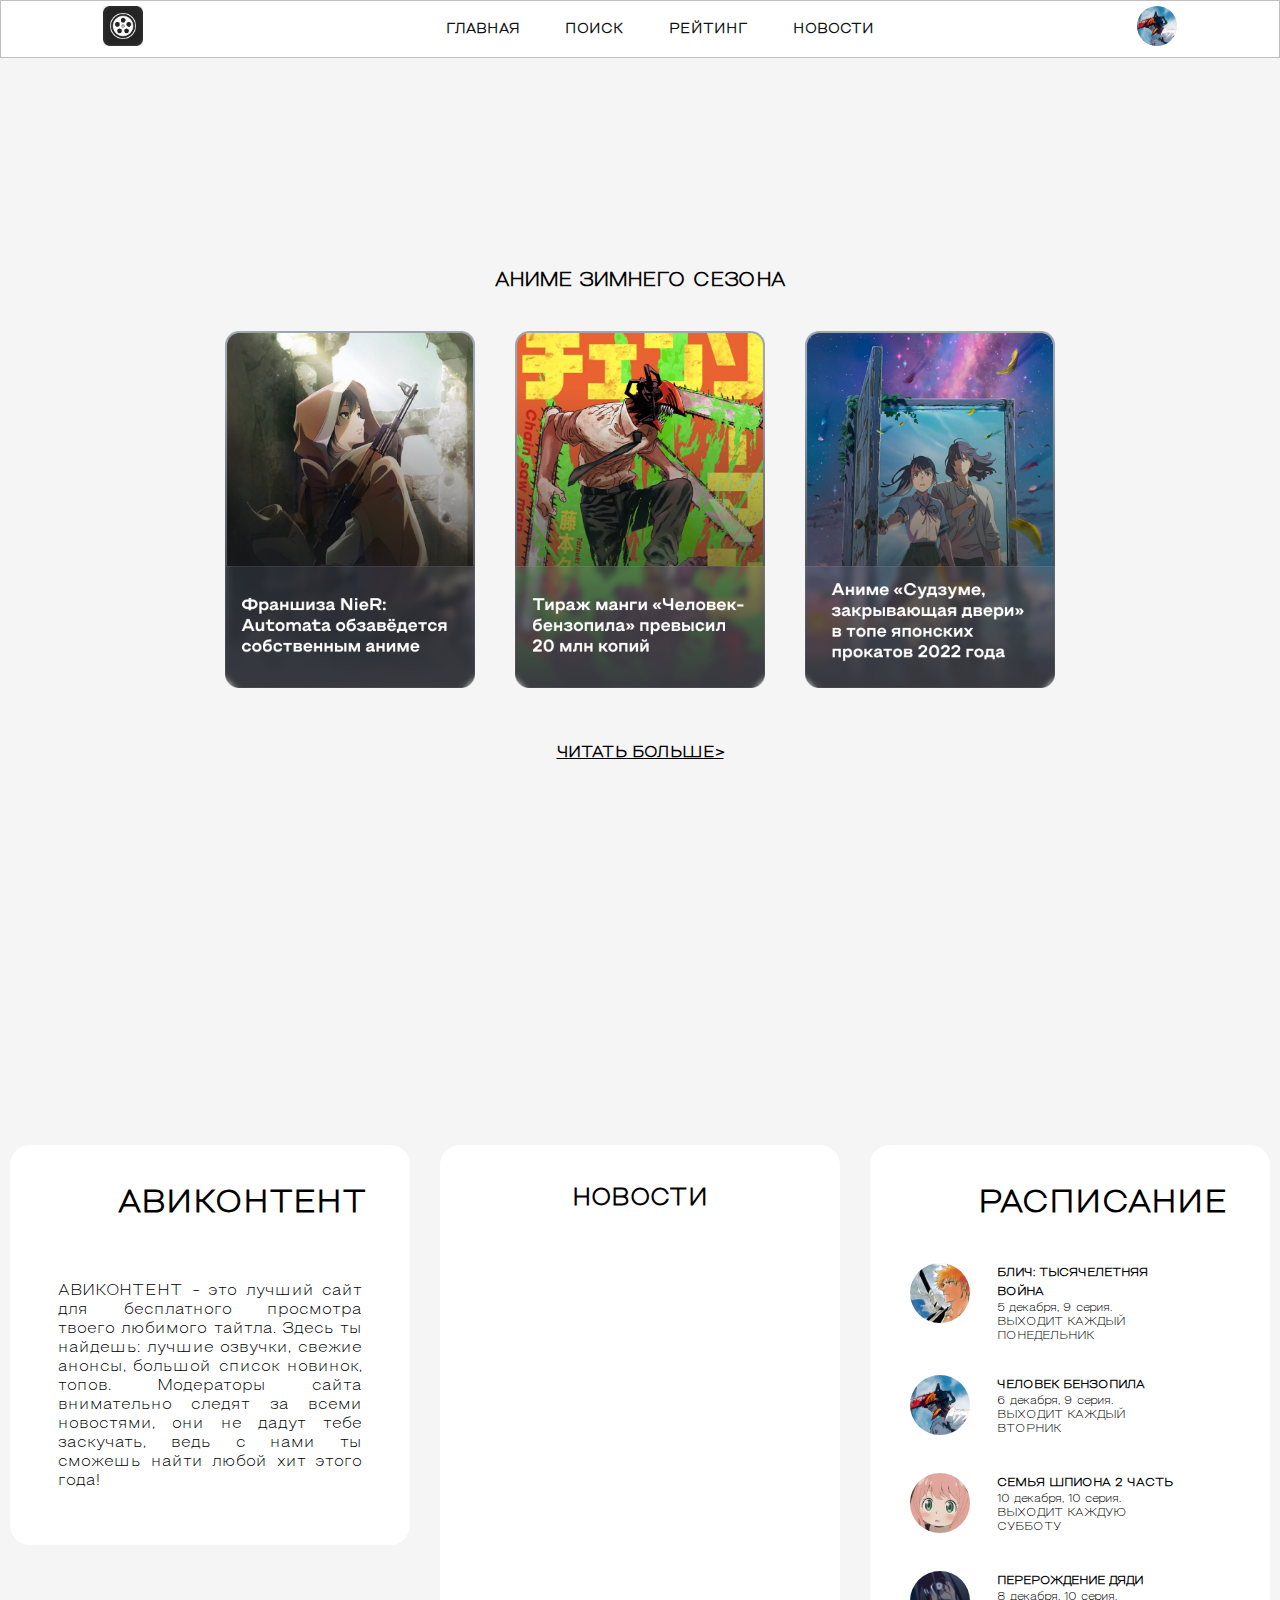
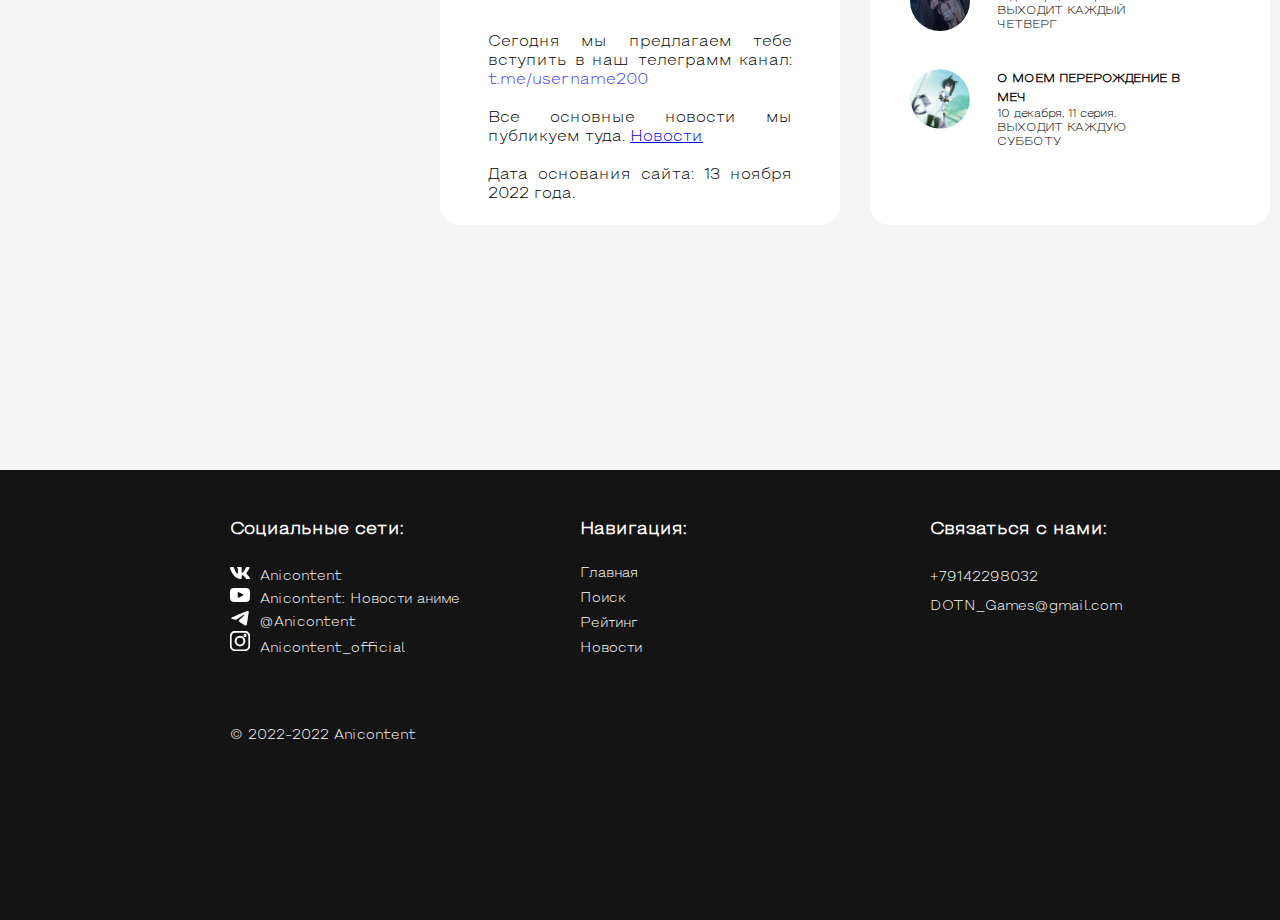
<file: index.html>
<!DOCTYPE html>
<html lang="ru">
<head>
    <meta charset="UTF-8">
    <meta http-equiv="X-UA-Compatible" content="IE=edge">
    <meta name="viewport" content="width=device-width, initial-scale=1.0">
    <title>ГЛАВНАЯ</title>
    <link rel="stylesheet" href="style/style.css">
    <link rel="stylesheet" href="style/menu.css">

</head>
<body>
    <div>
        <div class="main">
            <div class="hub">
                <nav>
                    <form action="index.html">
                        <input type="image" src="img/logo2.png" class="logo" id="logo">
                    </form>
                 
                    <ul>
                        <li><a href="">ГЛАВНАЯ</a></li>
                       
                        <li><a href="bild.html">ПОИСК</a></li>

                        <li><a href="top.html">РЕЙТИНГ</a></li>
                       
                        <li><a href="new.html">НОВОСТИ</a></li>
                    </ul>
                    
                    <form action="bild.html">
                        <input type="image" src="img/icon/2.svg" class="logo"> 
                    </form>
                    
                </nav>
            </div>

            <div class="content_1_img">
                
                <div class="text_1">
                    <b>АНИМЕ ЗИМНЕГО СЕЗОНА</b>
                </div>

                <br>
                <br>
    
                <div class="poster">

                    <a href="bild.html">
                        <input type="image" src="img/5.png" class="img"> 
                    </a>

                    <a href="infocard/infocard9.html">
                        <input type="image" src="img/4.png" class="img"> 
                    </a>

                    <a href="bild.html">
                        <input type="image" src="img/3.png" class="img"> 
                    </a>
                   

                    <a href=""></a>
        
                    <div class="top">
                        <a href="top.html"> <b>ЧИТАТЬ БОЛЬШЕ></b></a>
                    </div>
                </div>
            </div>
        </div>

        <div class="main2">

            <div class="content_2">

                <div class="card_poster_con">
                    <h1>АВИКОНТЕНТ</h1>

                    <br>
    
                    <p align="justify">АВИКОНТЕНТ - это лучший сайт для бесплатного
                       просмотра твоего любимого тайтла. Здесь ты найдешь:
                       лучшие озвучки, свежие анонсы, большой список
                       новинок, топов. Модераторы сайта внимательно следят
                       за всеми новостями, они не дадут тебе заскучать,
                       ведь с нами ты сможешь найти любой хит этого года!</p>

                </div>

                <div class="card_poster_new">

                    <h2>НОВОСТИ</h2>

                    <div class="video1">
                        <iframe class="video1" src="https://www.youtube.com/embed/EDR9FbBxYyA" title="НАРУТО, САО,  КИБЕРПАНК В  МОСКВЕ  - Новости аниме в  озвучке  Анкорда" frameborder="0" allow="accelerometer; autoplay; clipboard-write; encrypted-media; gyroscope; picture-in-picture" allowfullscreen></iframe>
                    </div>

                    <br>

                    <div class="video1">
                        <iframe class="video1" src="https://www.youtube.com/embed/4uCqi7uLtvU" title="ТОП 13 ЛУЧШИЕ АНИМЕ ОСЕНИ 2022" frameborder="0" allow="accelerometer; autoplay; clipboard-write; encrypted-media; gyroscope; picture-in-picture" allowfullscreen></iframe>
                    </div>

                    <div class="tg">
                        <p align="justify">Сегодня мы предлагаем тебе вступить в наш телеграмм канал: <SPan class="color">t.me/username200</SPan>
                            <br>
                            <br>
                            Все основные новости мы публикуем туда.
                            <a href="new.html">Новости</a>
                            <br>
                            <br>
                            Дата основания сайта: 13 ноября 2022 года.
                         </p>
                    </div>
                </div>

                <div class="card_poster_new">

                    <h1>РАСПИСАНИЕ</h1>

                    <div class="schedule">

                        <form action="bild.html">
                            <input type="image" src="img/icon/1.svg" class="icon"> 
                        </form>
                        <div class="line1">
                            <a href="bild.html">БЛИЧ: ТЫСЯЧЕЛЕТНЯЯ ВОЙНА</a>
                            <p>5 декабря, 9 серия. ВЫХОДИТ КАЖДЫЙ ПОНЕДЕЛЬНИК</p>
                        </div>

                        <form action="bild.html">
                            <input type="image" src="img/icon/2.svg" class="icon"> 
                        </form>
                        <div class="line1">
                            <a href="infocard9.html">ЧЕЛОВЕК БЕНЗОПИЛА</a>
                            <p>6 декабря, 9 серия. ВЫХОДИТ КАЖДЫЙ ВТОРНИК</p>
                        </div>

                        <form action="bild.html">
                            <input type="image" src="img/icon/3.svg" class="icon"> 
                        </form>
                        <div class="line1">
                            <a href="bild.html">СЕМЬЯ ШПИОНА 2 ЧАСТЬ</a>
                            <p>10 декабря, 10 серия. ВЫХОДИТ КАЖДУЮ СУББОТУ</p>
                        </div>

                        <form action="bild.html">
                            <input type="image" src="img/icon/4.svg" class="icon"> 
                        </form>
                        <div class="line1">
                            <a href="bild.html">ПЕРЕРОЖДЕНИЕ ДЯДИ</a>
                            <p>8 декабря, 10 серия. ВЫХОДИТ КАЖДЫЙ ЧЕТВЕРГ</p>
                        </div>

                        <form action="bild.html">
                            <input type="image" src="img/icon/5.svg" class="icon"> 
                        </form>
                        <div class="line1">
                            <a href="bild.html">О МОЕМ ПЕРЕРОЖДЕНИЕ В МЕЧ</a>
                            <p>10 декабря, 11 серия. ВЫХОДИТ КАЖДУЮ СУББОТУ</p>
                        </div>
                    </div>
                </div>
            </div>
        </div>

        <div class="container">
            <div class="row">
                <div class="clo-1">
                    <h1>Социальные сети:</h1>
                    <div class="yt">
                        <img src="img/icon/vk.svg" alt="" class="yt">
                        <a href="">Anicontent</a>
                    </div>

                    <div class="yt">
                        <img src="img/icon/youtube.svg" alt="" class="yt">
                        <a href="">Anicontent: Новости аниме</a>
                    </div>
                    <div class="yt">
                        <img src="img/icon/telegram.svg" alt="" class="yt">
                        <a href="">@Anicontent</a>
                    </div>
                    <div class="yt">
                        <img src="img/icon/instagram.svg" alt="" class="yt">
                        <a href="">Anicontent_official</a>
                    </div>
                </div>
                <div class="clo-1">
                    <h1>Навигация:</h1>
                    <a href="" id="#logo">Главная</a>
                    <a href="bild.html">Поиск</a>
                    <a href="top.html">Рейтинг</a>
                    <a href="new.html">Новости</a>

                </div>
                <div class="clo-1">
                    <h1>Связаться с нами:</h1>
                    <a href="tel:89142298032">+79142298032</a>
                    <p>DOTN_Games@gmail.com</p>
                </div>

                <div class="clo-1">
                    <p class="wi">© 2022-2022 Anicontent</p>
                </div>
            </div>

        </div>
    </div>

</body>
</html>
</file>
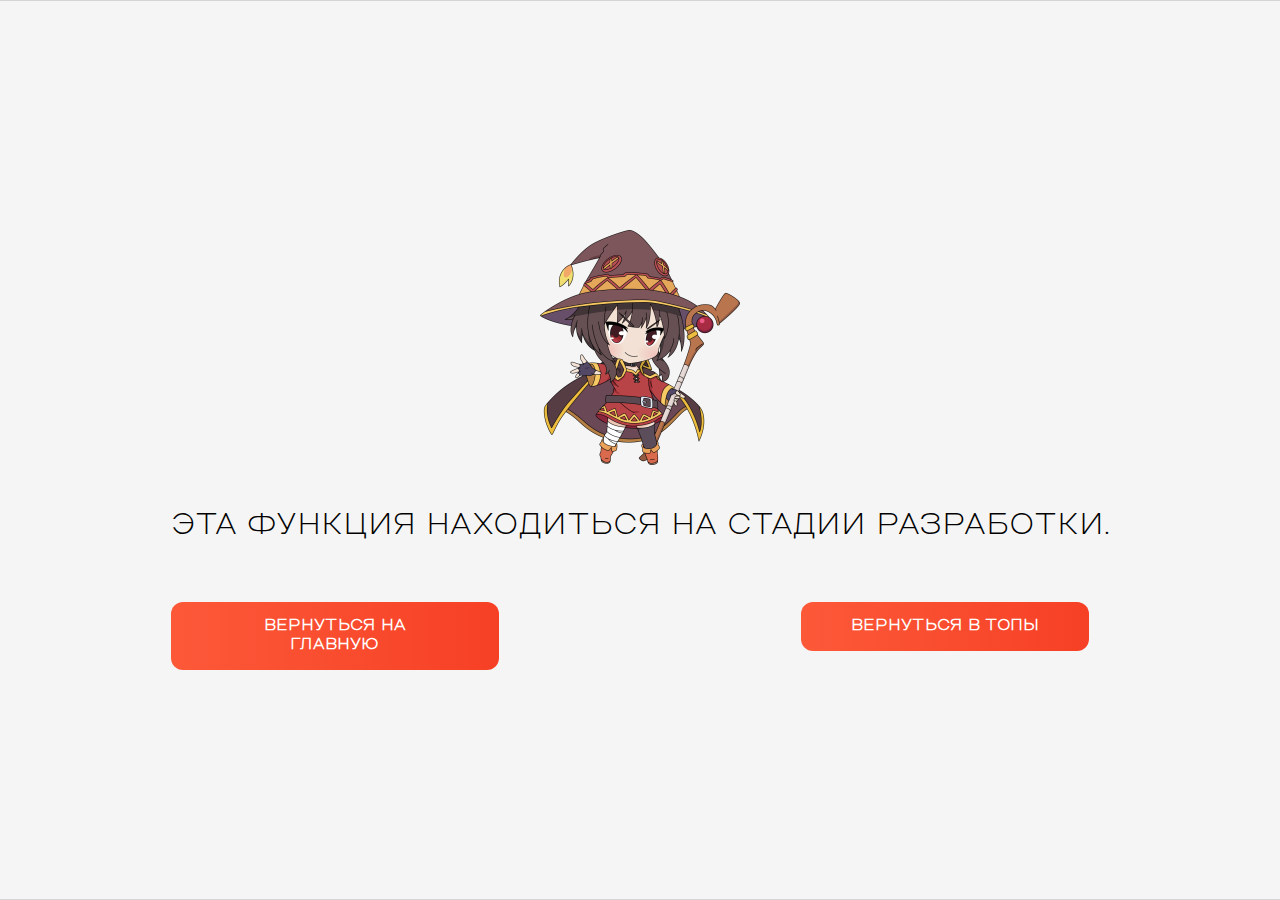
<file: bild.html>
<!DOCTYPE html>
<html lang="en">
<head>
    <meta charset="UTF-8">
    <meta http-equiv="X-UA-Compatible" content="IE=edge">
    <meta name="viewport" content="width=device-width, initial-scale=1.0">
    <title>Document</title>
    <link rel="stylesheet" href="style/bild.css">
    <link rel="stylesheet" href="style/btn.css">
</head>
<body>
    <div class="main">
        <div class="text">

            <img src="img/chibi1.png" alt="" width="200px">
            <br>
            <br>
            <br>
            <p>ЭТА ФУНКЦИЯ НАХОДИТЬСЯ НА СТАДИИ РАЗРАБОТКИ.</p>

            <br>
            <br>
            <br>

            <div class="gp">
                <form action="index.html">
                    <button class="btn">ВЕРНУТЬСЯ НА ГЛАВНУЮ</button>
                </form>
    
                <form action="top.html">
                    <button class="btn">ВЕРНУТЬСЯ В ТОПЫ</button>
                </form>
            </div>

        </div>
    </div>

    
</body>
</html>
</file>
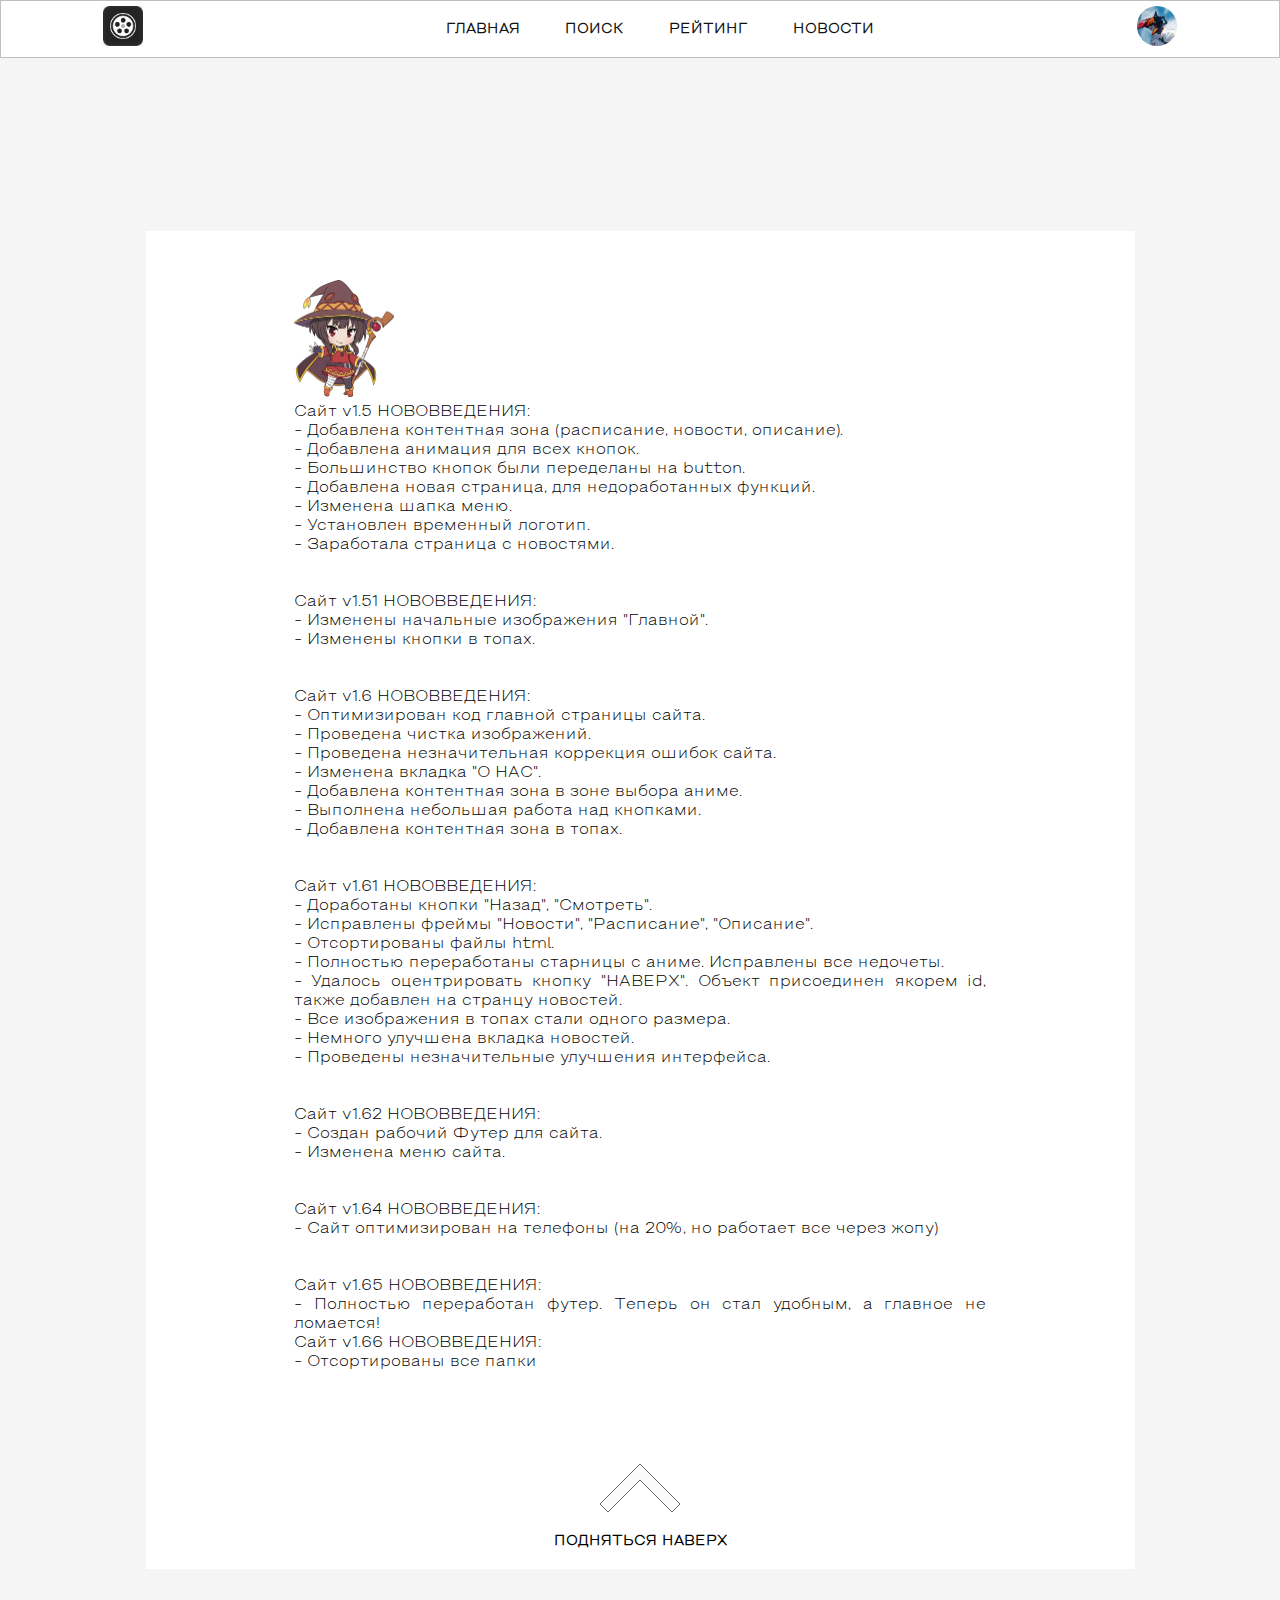
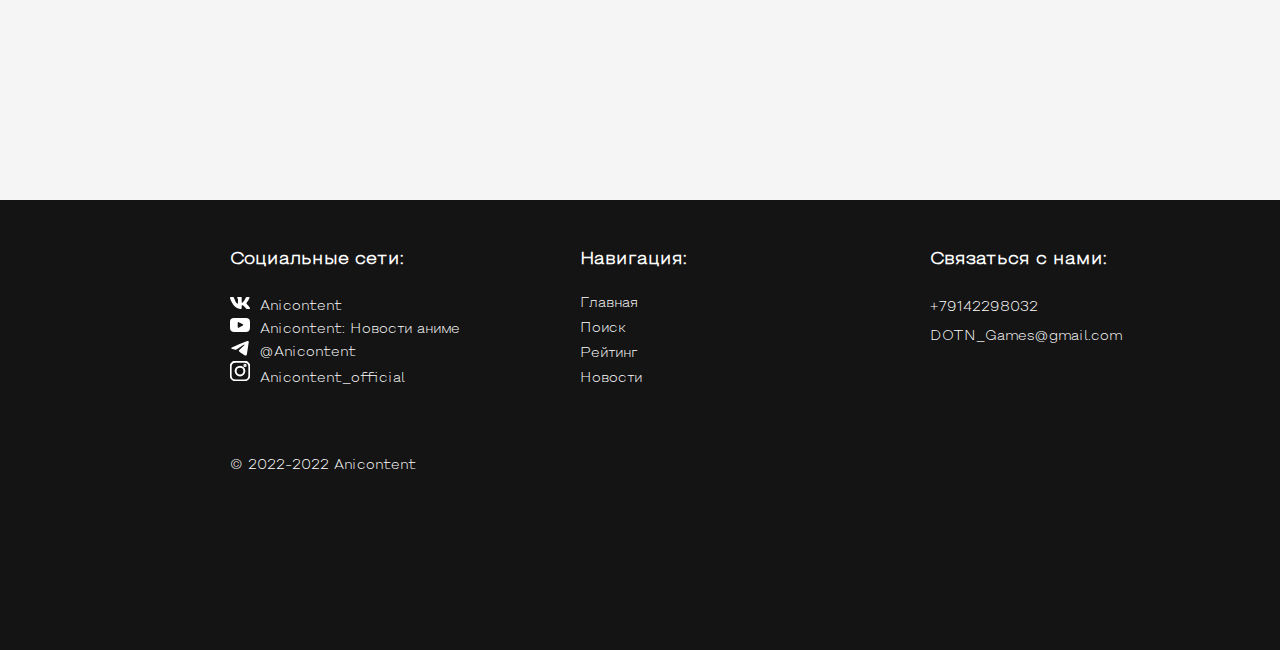
<file: new.html>
<!DOCTYPE html>
<html lang="en">
<head>
    <meta charset="UTF-8">
    <meta http-equiv="X-UA-Compatible" content="IE=edge">
    <meta name="viewport" content="width=device-width, initial-scale=1.0">
    <title>Новинки</title>
    <link rel="stylesheet" href="style/new.css">
    <link rel="stylesheet" href="style/menu.css">
</head>
<body>
    <section>
        <div class="main">
            <div class="button">
                <div class="gray">
                    <nav>
                        <form action="index.html">
                            <input type="image" src="img/logo2.png" class="logo" id="new">
                        </form>
                     
                        <ul>
                            <li><a href="index.html">ГЛАВНАЯ</a></li>
                           
                            <li><a href="bild.html">ПОИСК</a></li>
    
                            <li><a href="top.html">РЕЙТИНГ</a></li>
                           
                            <li><a href="">НОВОСТИ</a></li>
                        </ul>
    
                        
                        <form action="bild.html">
                            <input type="image" src="img/icon/2.svg" class="logo"> 
                        </form>
                        
                    </nav>
    
                    <div class="bg">
                        <div class="text">
    
                            <img src="img/chibi1.png" alt="" width="100px">
                            <p>Сайт v1.5 НОВОВВЕДЕНИЯ:</p>
                            <p>- Добавлена контентная зона (расписание, новости, описание).</p>
                            <p>- Добавлена анимация для всех кнопок.</p>
                            <p>- Большинство кнопок были переделаны на button.</p>
                            <p>- Добавлена новая страница, для недоработанных функций.</p>
                            <p>- Изменена шапка меню.</p>
                            <p>- Установлен временный логотип.</p>
                            <p>- Заработала страница с новостями.</p>
        
                            <br>
                            <br>
        
                            <p>Сайт v1.51 НОВОВВЕДЕНИЯ:</p>
                            <P>- Изменены начальные изображения "Главной".</P>
                            <p>- Изменены кнопки в топах.</p>
        
                            <br>
                            <br>
        
                            <p>Сайт v1.6 НОВОВВЕДЕНИЯ:</p>
                            <P>- Оптимизирован код главной страницы сайта.</P>
                            <p>- Проведена чистка изображений.</p>
                            <p>- Проведена незначительная коррекция ошибок сайта.</p>
                            <p>- Изменена вкладка "О НАС".</p>
                            <p>- Добавлена контентная зона в зоне выбора аниме.</p>
                            <p>- Выполнена небольшая работа над кнопками.</p>
                            <p>- Добавлена контентная зона в топах.</p>
        
                            <br>
                            <br>
        
                            <p>Сайт v1.61 НОВОВВЕДЕНИЯ:</p>
                            <p>- Доработаны кнопки "Назад", "Смотреть".</p>
                            <p>- Исправлены фреймы "Новости", "Расписание", "Описание".</p>
                            <p>- Отсортированы файлы html.</p>
                            <p>- Полностью переработаны старницы с аниме. Исправлены все недочеты.</p>
                            <P>- Удалось оцентрировать кнопку "НАВЕРХ". Объект присоединен якорем id, также добавлен на странцу новостей.</p>
                            <p>- Все изображения в топах стали одного размера.</p>
                            <p>- Немного улучшена вкладка новостей.</p>
                            <p>- Проведены незначительные улучшения интерфейса.</p>
    
                            <br>
                            <br>
    
                            <p>Сайт v1.62 НОВОВВЕДЕНИЯ:</p>
                            <p>- Создан рабочий Футер для сайта.</p>
                            <p>- Изменена меню сайта.</p>
                            

                            <br>
                            <br>

                            <p>Сайт v1.64 НОВОВВЕДЕНИЯ:</p>
                            <p>- Сайт оптимизирован на телефоны (на 20%, но работает все через жопу)</p>

                            <br>
                            <br>

                            <p>Сайт v1.65 НОВОВВЕДЕНИЯ:</p>
                            <p>- Полностью переработан футер. Теперь он стал удобным, а главное не ломается!</p>

                            <p>Сайт v1.66 НОВОВВЕДЕНИЯ:</p>
                            <p>- Отсортированы все папки</p>


                        </div>
                        <br>
                        <br>
                        <br>
                        <br>
        
                        <div class="str">
                            <a href="" class="up" id="#new">
                                <p align="center"><svg class="strelka-top-1" viewbox="0 0 60 100"><path d="M 50,0 L 60,10 L 20,50 L 60,90 L 50,100 L 0,50 Z"></path></svg></p>
                                <p align="center">ПОДНЯТЬСЯ НАВЕРХ</p>
                            </a> 
        
                            <br>
                        </div>
                    </div>
                </div>
            </div>
        </div>
    </section>
   <section>
    <div class="container">
        <div class="row">
            <div class="clo-1">
                <h1>Социальные сети:</h1>
                        <div class="yt">
                            <img src="img/icon/vk.svg" alt="" class="yt">
                            <a href="">Anicontent</a>
                        </div>
    
                        <div class="yt">
                            <img src="img/icon/youtube.svg" alt="" class="yt">
                            <a href="">Anicontent: Новости аниме</a>
                        </div>
                        <div class="yt">
                            <img src="img/icon/telegram.svg" alt="" class="yt">
                            <a href="">@Anicontent</a>
                        </div>
                        <div class="yt">
                            <img src="img/icon/instagram.svg" alt="" class="yt">
                            <a href="">Anicontent_official</a>
                        </div>
            </div>
            <div class="clo-1">
                <h1>Навигация:</h1>
                <a href="index.html">Главная</a>
                <a href="bild.html">Поиск</a>
                <a href="top.html">Рейтинг</a>
                <a href="" id="new">Новости</a>

            </div>
            <div class="clo-1">
                <h1>Связаться с нами:</h1>
                <a href="tel:89142298032">+79142298032</a>
                <p>DOTN_Games@gmail.com</p>
            </div>

            <div class="clo-1">
                <p class="wi">© 2022-2022 Anicontent</p>
            </div>
        </div>

    </div>

   </section>
</body>
</html>
</file>
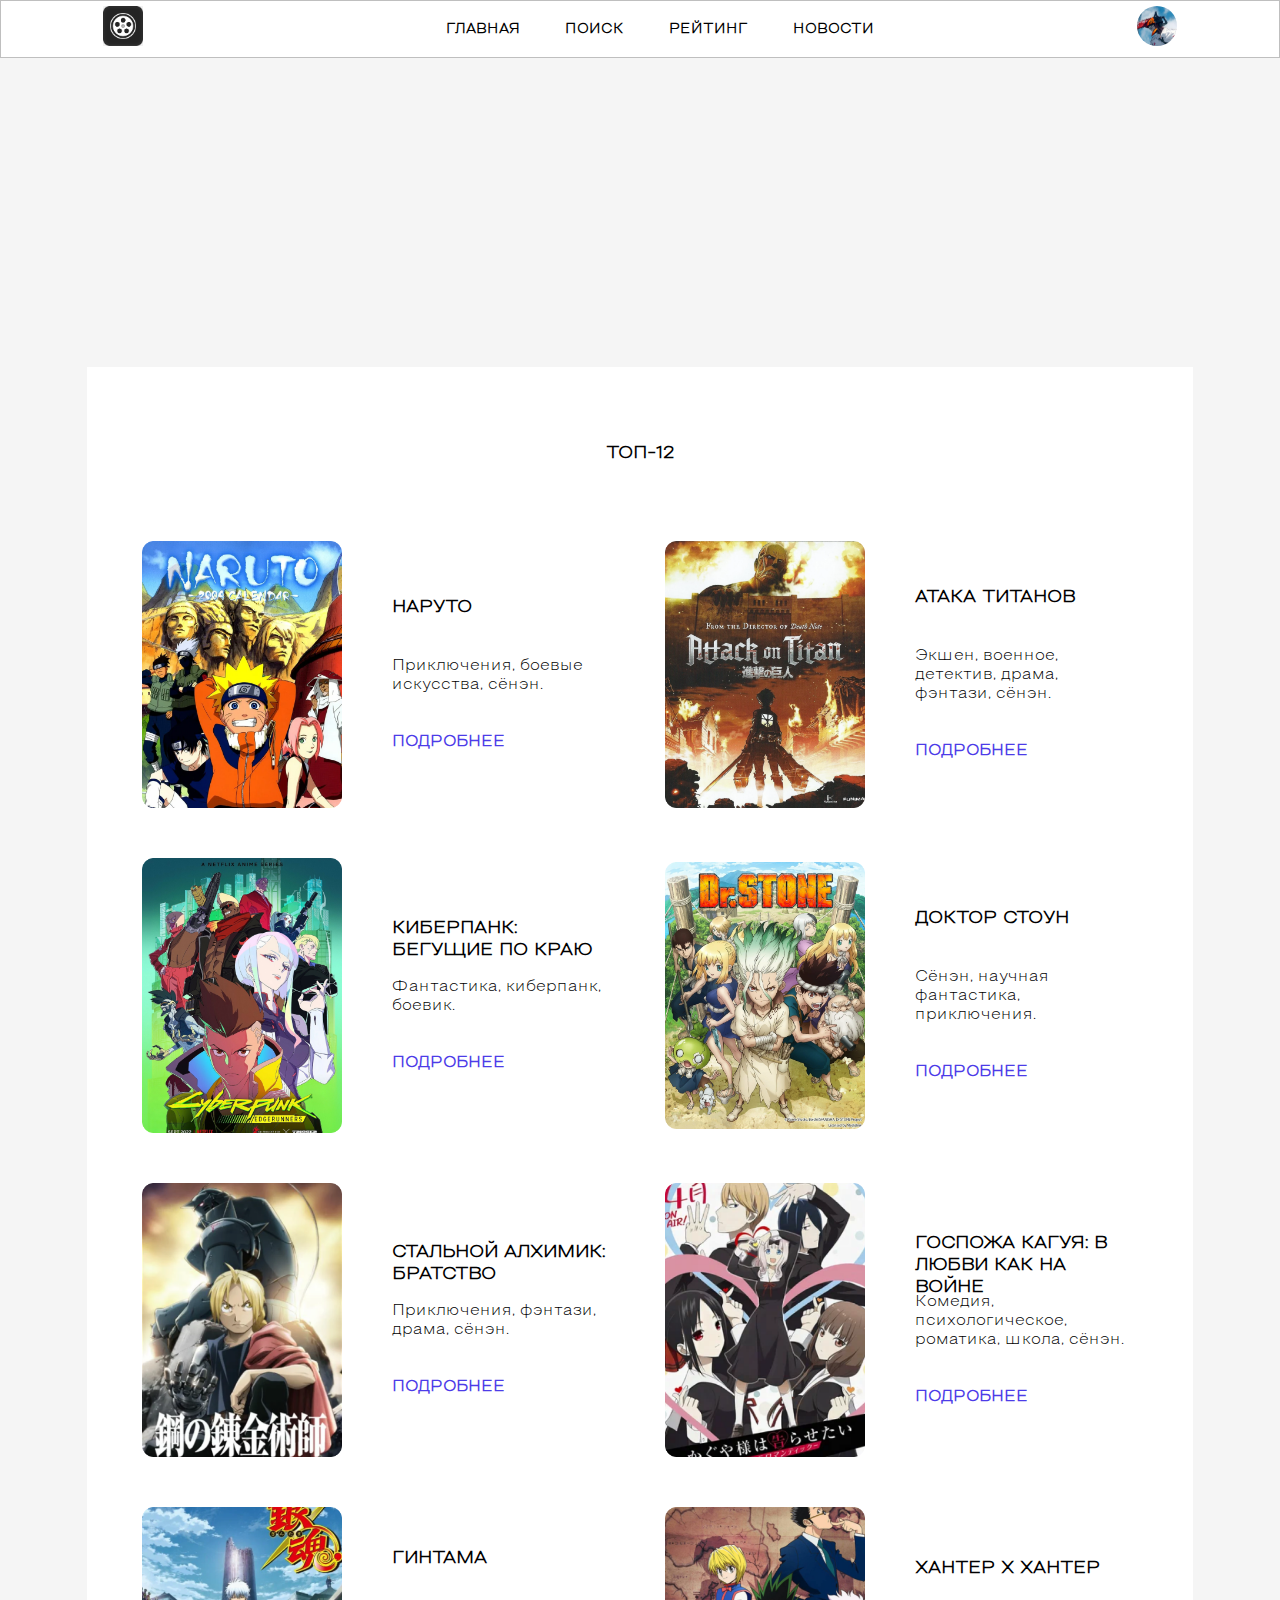
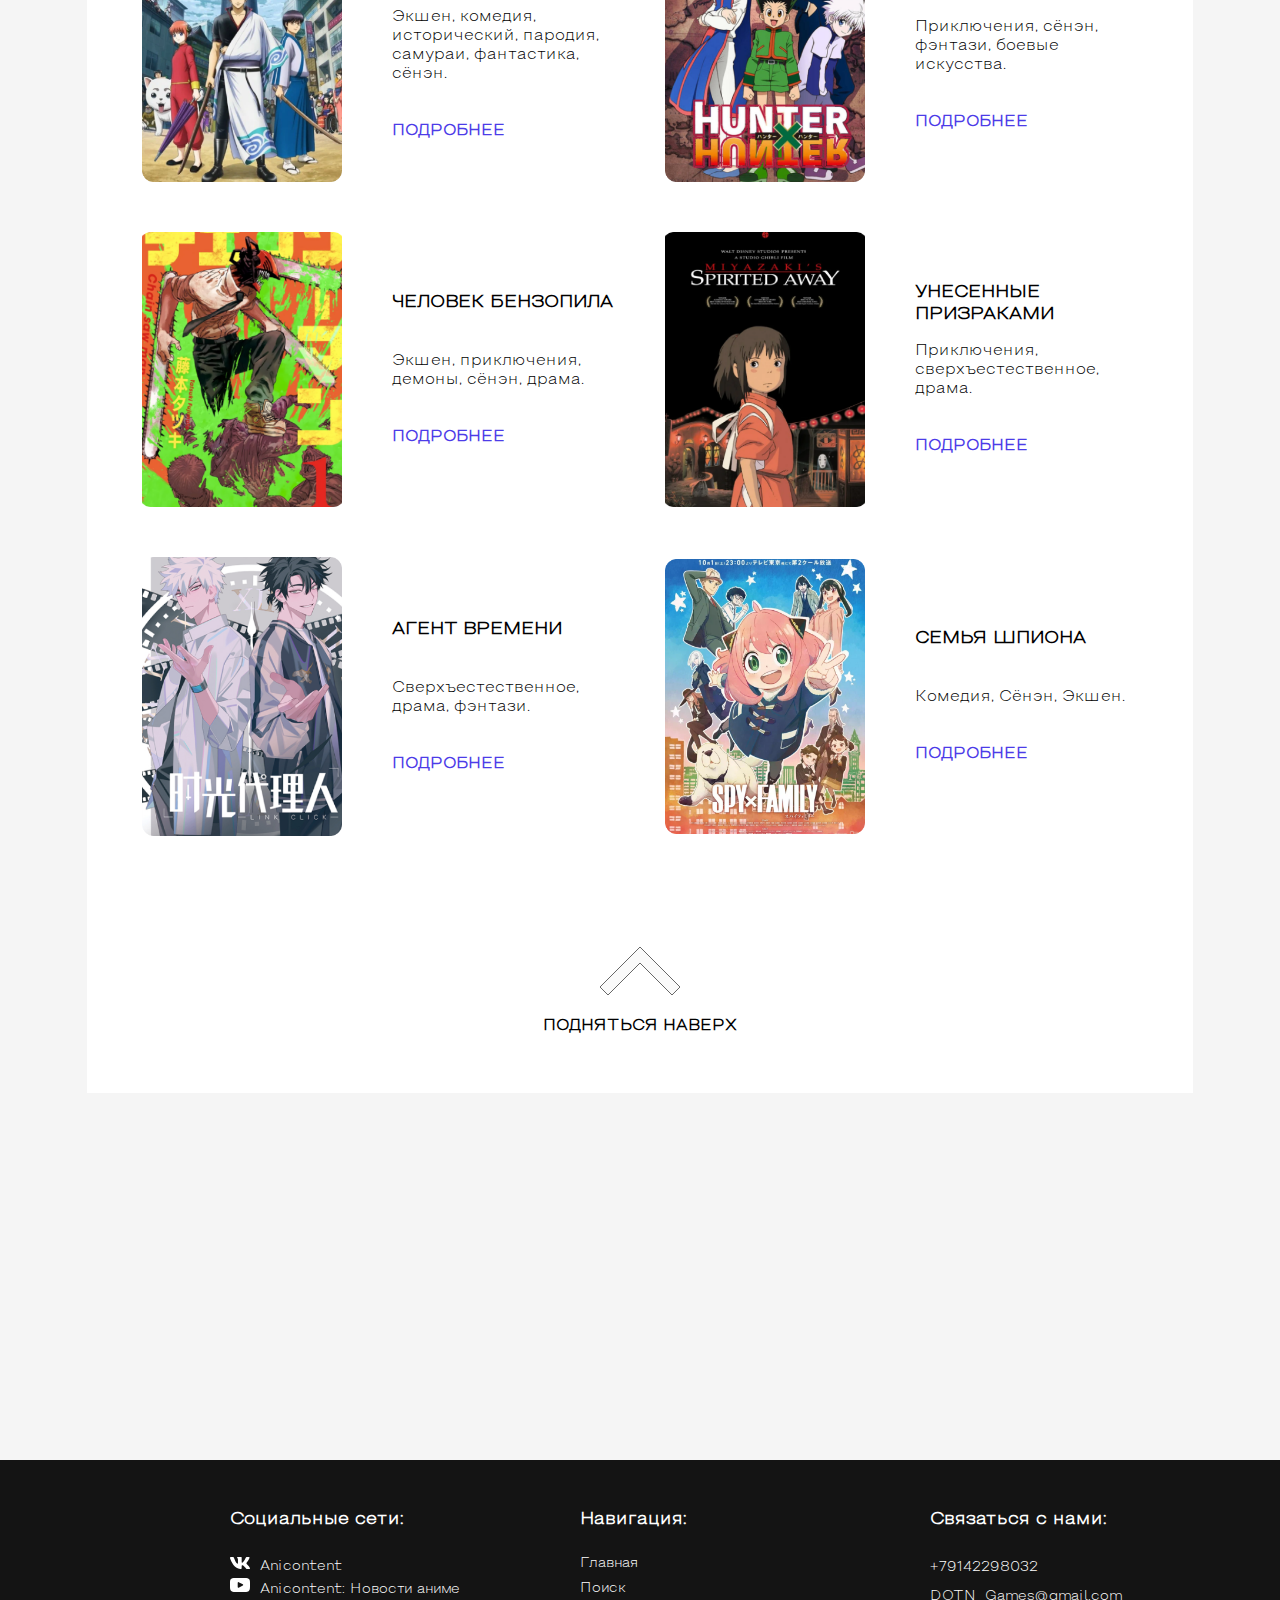
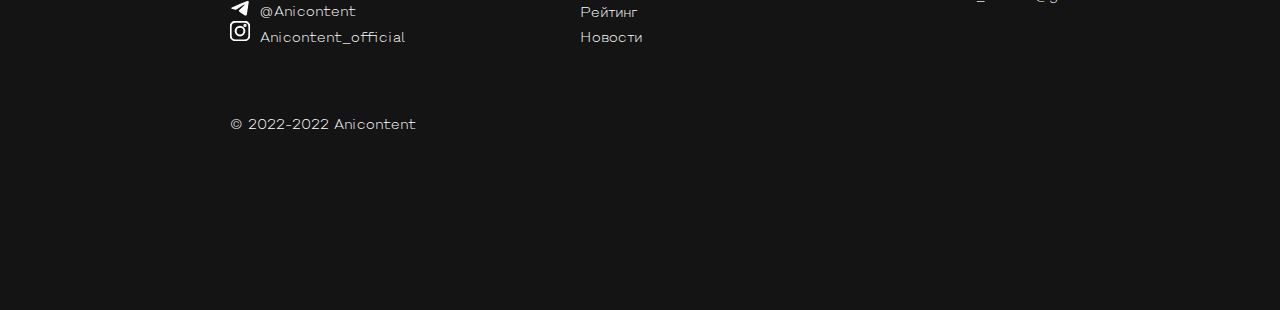
<file: top.html>
<!DOCTYPE html>
<html lang="en">
<head>
    <meta charset="UTF-8">
    <meta http-equiv="X-UA-Compatible" content="IE=edge">
    <meta name="viewport" content="width=device-width, initial-scale=1.0">
    <title>Топ</title>
    <link rel="stylesheet" href="style/top.css">
    <link rel="stylesheet" href="style/menu.css">
</head>
<body>
    <section>
        <div class="main">
            <div class="button">
                <div class="gray" id="top">
                    <nav>
                        <form action="index.html">
                            <input type="image" src="img/logo2.png" class="logo">
                        </form>

                        <ul>
                            <li><a href="index.html">ГЛАВНАЯ</a></li>
                           
                            <li><a href="bild.html">ПОИСК</a></li>
    
                            <li><a href="">РЕЙТИНГ</a></li>
                           
                            <li><a href="new.html">НОВОСТИ</a></li>
                        </ul>
    
                        
                        <form action="bild.html">
                            <input type="image" src="img/icon/2.svg" class="logo"> 
                        </form>
                        
                    </nav>
                </div>

                <div class="bg">
                    <div class="text">

                        <br>
                        <br>
                        <br>
                        <br>

                        <div class="text1">
                            ТОП-12
                        </div>
                        <br>
                        <br>
                        <br>
                        <br>
    
                        <div class="poster">
    
                            <img src="img/poster_top/2.png" alt="" width="200px">
                            <div class="1">
                                <h1>НАРУТО</h1>
                                <p>Приключения, боевые искусства, сёнэн.</p>
                                <br>
                                <br>
                                <a href="infocard/infocard1.html">ПОДРОБНЕЕ</a>
                            
                            </div>
    
                            <img src="img/poster_top/1.png" alt="" width="200px">
                            <div class="1">
                                <h1>АТАКА ТИТАНОВ</h1>
                                <p>Экшен, военное, детектив, драма, фэнтази, сёнэн.</p>
                                <br>
                                <br>
                                <a href="infocard/infocard2.html">ПОДРОБНЕЕ</a>
                            </div>
    
                            <img src="img/poster_top/4.png" alt="" width="200px">
                            <div class="1">
                                <h1>КИБЕРПАНК: БЕГУЩИЕ ПО КРАЮ</h1>
                                <p>Фантастика, киберпанк, боевик.</p>
                                <br>
                                <br>
                                <a href="infocard/infocard3.html">ПОДРОБНЕЕ</a>
                            </div>
    
                            <img src="img/poster_top/3.png" alt="" width="200px">
                            <div class="1">
                                <h1>ДОКТОР СТОУН</h1>
                                <p>Сёнэн, научная фантастика, приключения. </p>
                                <br>
                                <br>
                                <a href="infocard/indocard4.html">ПОДРОБНЕЕ</a>
                            </div>
                            
                            <img src="img/poster_top/5.png" alt="" width="200px">
                            <div class="1">
                                <h1>СТАЛЬНОЙ АЛХИМИК: БРАТСТВО</h1>
                                <p>Приключения, фэнтази, драма, сёнэн.</p>
                                <br>
                                <br>
                                <a href="bild.html">ПОДРОБНЕЕ</a>
                            </div>
    
                            <img src="img/poster_top/6.png" alt="" width="200px">
                            <div class="1">
                                <h1>ГОСПОЖА КАГУЯ: В ЛЮБВИ КАК НА ВОЙНЕ</h1>
                                <p>Комедия, психологическое, роматика, школа, сёнэн.</p>
                                <br>
                                <br>
                                <a href="bild.html">ПОДРОБНЕЕ</a>
                            </div>
    
                            <img src="img/poster_top/7.png" alt="" width="200px">
                            <div class="1">
                                <h1>ГИНТАМА</h1>
                                <p>Экшен, комедия, исторический, пародия, самураи, фантастика, сёнэн.</p>
                                <br>
                                <br>
                                <a href="bild.html">ПОДРОБНЕЕ</a>
                            </div>
    
                            <img src="img/poster_top/8.png" alt="" width="200px">
                            <div class="1">
                                <h1>ХАНТЕР Х ХАНТЕР</h1>
                                <p>Приключения, сёнэн, фэнтази, боевые искусства.</p>
                                <br>
                                <br>
                                <a href="bild.html">ПОДРОБНЕЕ</a>
                            </div>
    
                            <img src="img/poster_top/9.png" alt="" width="200px">
                            <div class="1">
                                <h1>ЧЕЛОВЕК БЕНЗОПИЛА</h1>
                                <p>Экшен, приключения, демоны, сёнэн, драма.</p>
                                <br>
                                <br>
                                <a href="infocard/infocard9.html">ПОДРОБНЕЕ</a>
                            </div>
    
                            <img src="img/poster_top/10.png" alt="" width="200px">
                            <div class="1">
                                <h1>УНЕСЕННЫЕ ПРИЗРАКАМИ</h1>
                                <p>Приключения, сверхъестественное, драма.</p>
                                <br>
                                <br>
                                <a href="infocard/infocard10.html">ПОДРОБНЕЕ</a>
                            </div>
    
                            <img src="img/poster_top/11.png" alt="" width="200px">
                            <div class="1">
                                <h1>АГЕНТ ВРЕМЕНИ</h1>
                                <p>Сверхъестественное, драма, фэнтази.</p>
                                <br>
                                <br>
                                <a href="bild.html">ПОДРОБНЕЕ</a>
                            </div>
    
                            <img src="img/poster_top/13.png" alt="" width="200px">
                            <div class="1">
                                <h1>СЕМЬЯ ШПИОНА</h1>
                                <p>Комедия, Сёнэн, Экшен.</p>
                                <br>
                                <br>
                                <a href="bild.html">ПОДРОБНЕЕ</a>
                            </div>
                        </div>

                        <br>
                        <br>
                        <br>
                        <br>
                        <br>

                        <div class="str">
                            <a href="" class="up" id="#top">
                                <p align="center"><svg class="strelka-top-1" viewbox="0 0 60 100"><path d="M 50,0 L 60,10 L 20,50 L 60,90 L 50,100 L 0,50 Z"></path></svg></p>
                                <p align="center">ПОДНЯТЬСЯ НАВЕРХ</p>
                            </a> 

                            <br>
                            <br>
                            <br>
                        </div>
                    </div>
                </div>
            </div>

        </section>
        <section>
            <div class="container">
                <div class="row">
                    <div class="clo-1">
                        <h1>Социальные сети:</h1>
                        <div class="yt">
                            <img src="img/icon/vk.svg" alt="" class="yt">
                            <a href="">Anicontent</a>
                        </div>
    
                        <div class="yt">
                            <img src="img/icon/youtube.svg" alt="" class="yt">
                            <a href="">Anicontent: Новости аниме</a>
                        </div>
                        <div class="yt">
                            <img src="img/icon/telegram.svg" alt="" class="yt">
                            <a href="">@Anicontent</a>
                        </div>
                        <div class="yt">
                            <img src="img/icon/instagram.svg" alt="" class="yt">
                            <a href="">Anicontent_official</a>
                        </div>
                    </div>
                    <div class="clo-1">
                        <h1>Навигация:</h1>
                        <a href="index.html">Главная</a>
                        <a href="bild.html">Поиск</a>
                        <a href="" id="#top">Рейтинг</a>
                        <a href="new.html">Новости</a>
    
                    </div>
                    <div class="clo-1">
                        <h1>Связаться с нами:</h1>
                        <a href="tel:89142298032">+79142298032</a>
                        <p>DOTN_Games@gmail.com</p>
                    </div>
    
                    <div class="clo-1">
                        <p class="wi">© 2022-2022 Anicontent</p>
                    </div>
                </div>
    
            </div>

        </section>
</body>
</html>
</file>
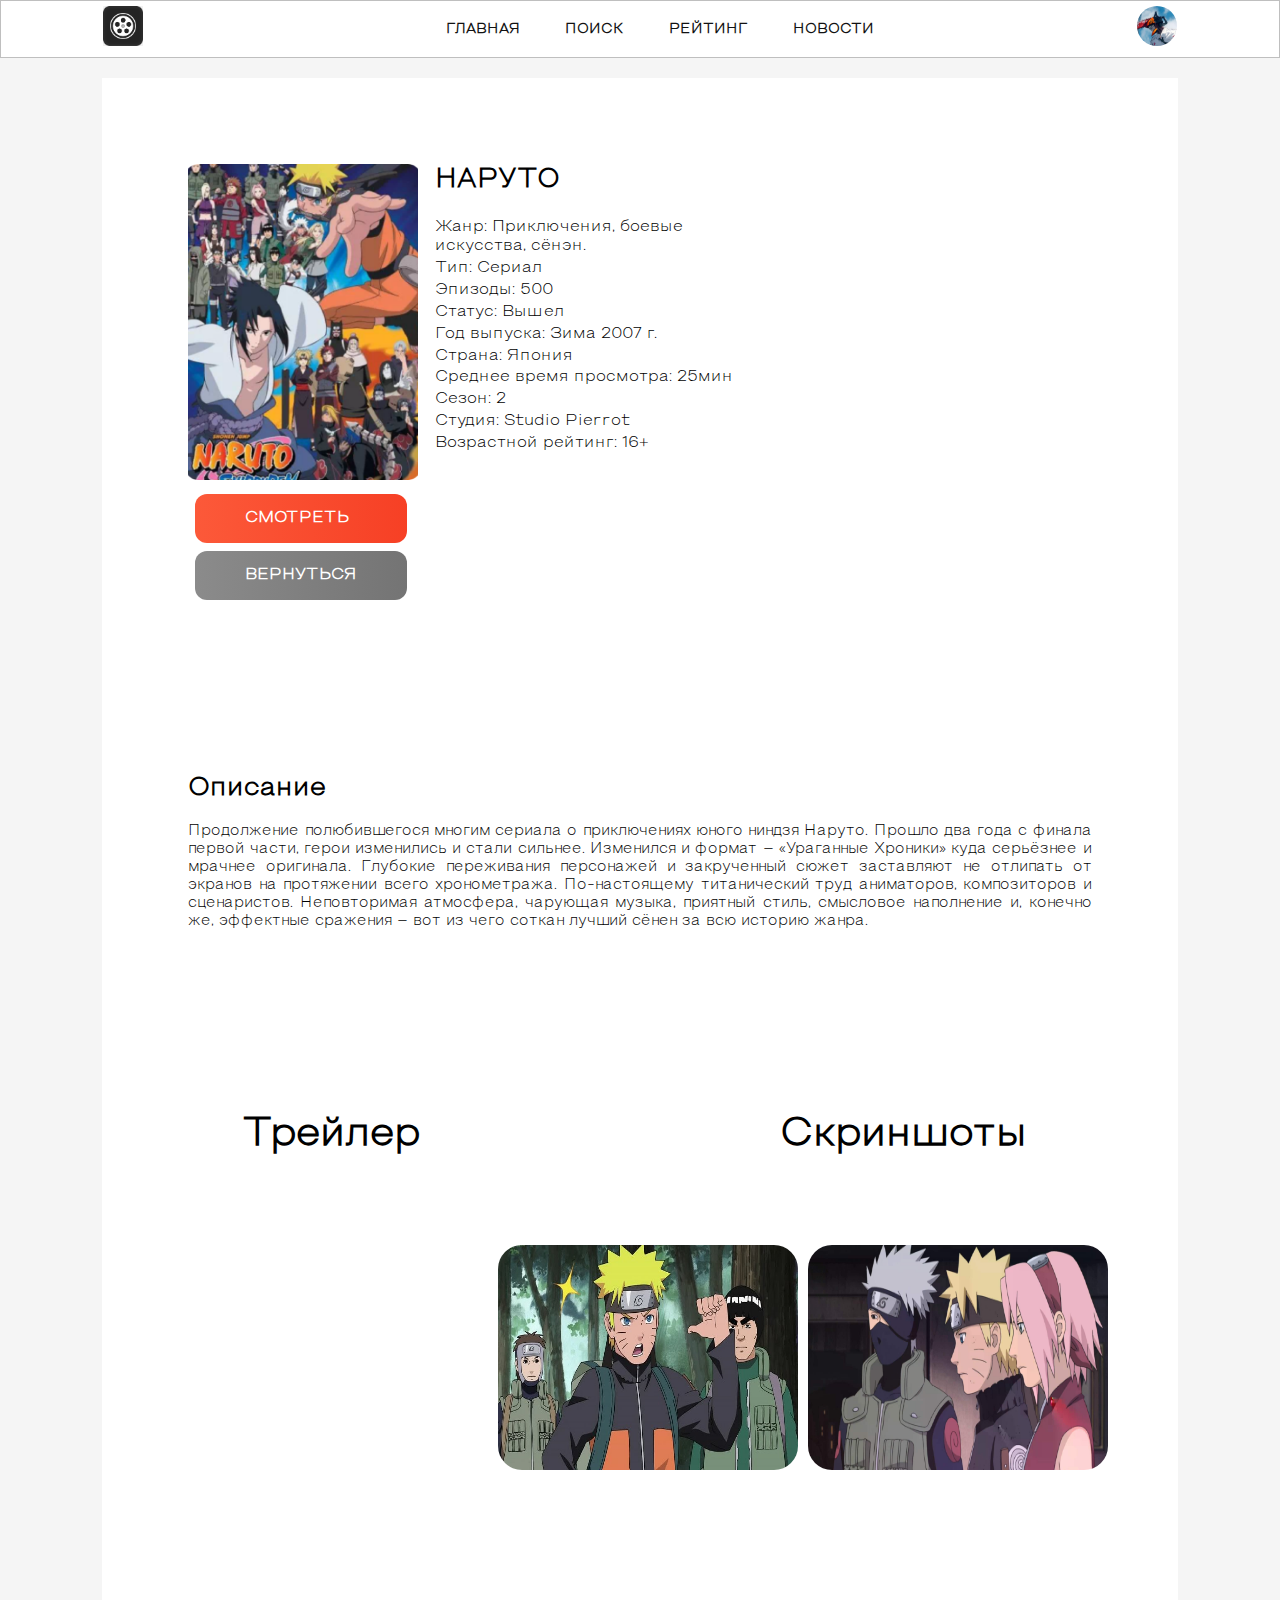
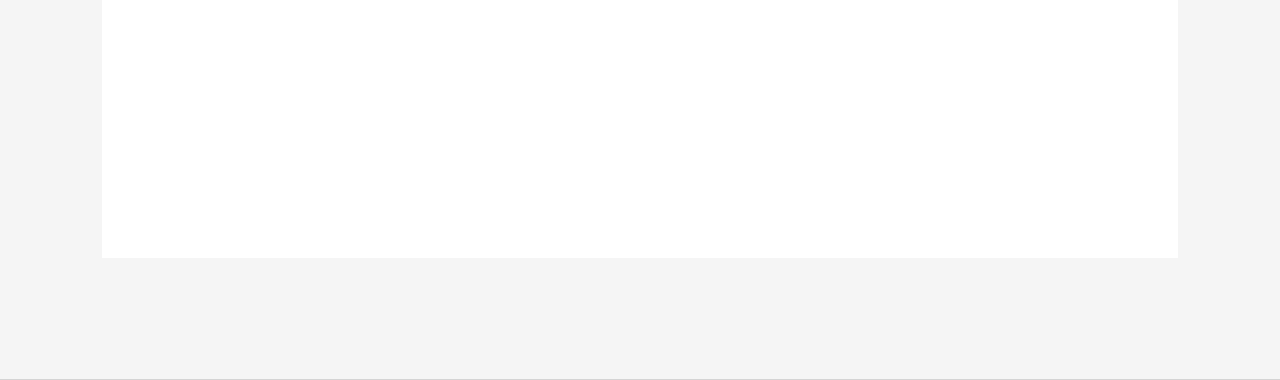
<file: infocard/infocard1.html>
<!DOCTYPE html>
<html lang="en">
<head>
    <meta charset="UTF-8">
    <meta http-equiv="X-UA-Compatible" content="IE=edge">
    <meta name="viewport" content="width=device-width, initial-scale=1.0">
    <title>CARD1</title>
    <link rel="stylesheet" href="../style/infocard1.css">
    <link rel="stylesheet" href="../style/btn.css">
    <link rel="stylesheet" href="../style/menu.css">
</head>
<body>
    <div class="main">

        <div class="hub">
            <nav>
                <form action="index.html">
                    <input type="image" src="../img/logo2.png" class="logo" id="logo">
                </form>
             
                <ul>
                    <li><a href="../index.html">ГЛАВНАЯ</a></li>
                   
                    <li><a href="../bild.html">ПОИСК</a></li>

                    <li><a href="../top.html">РЕЙТИНГ</a></li>
                   
                    <li><a href="../new.html">НОВОСТИ</a></li>
                </ul>
                
                <form action="bild.html">
                    <input type="image" src="../img/icon/2.svg" class="logo"> 
                </form>
                
            </nav>
        </div>

        <div class="bg">
                <div class="poster2">
                    <img src="../img/poster_top/12.png" alt="" width="230px">

                    <div class="nar">

                        <h1>НАРУТО</h1>
                        <br>
                        <p>Жанр: Приключения, боевые искусства, сёнэн.</p>
                        <p>Тип: Сериал</p>
                        <p>Эпизоды: 500</p>
                        <p>Статус: Вышел</p>
                        <p>Год выпуска: Зима 2007 г.</p>
                        <p>Страна: Япония</p>
                        <p>Среднее время просмотра: 25мин</p>
                        <p>Сезон: 2</p>
                        <p>Студия: Studio Pierrot</p>
                        <p>Возрастной рейтинг: 16+</p>
                    </div>

                    <a href=""></a>
                    <a href=""></a>

                    <div class="btn_osn">
    
                        <a href="../style/infocard1.css" class="btn"> СМОТРЕТЬ</a>
                        <a href="../top.html" class="btn2">ВЕРНУТЬСЯ</a>
    
                    </div>
                
                </div>

            <div class="stat">
    
                <h1>Описание</h1>
                <br>
                <p align="justify">Продолжение полюбившегося многим сериала о приключениях юного ниндзя Наруто. Прошло два года с финала первой части, герои изменились и стали сильнее. Изменился и формат – «Ураганные Хроники» куда серьёзнее и мрачнее оригинала. Глубокие переживания персонажей и закрученный сюжет заставляют не отлипать от экранов на протяжении всего хронометража. По-настоящему титанический труд аниматоров, композиторов и сценаристов. Неповторимая атмосфера, чарующая музыка, приятный стиль, смысловое наполнение и, конечно же, эффектные сражения – вот из чего соткан лучший сёнен за всю историю жанра.</p>
            </div>
    
            <br>
            <br>
            <br>
            <br>
            <br>
    
            <div class="text">
                <p>Трейлер</p>
                <p>Скриншоты</p>
            </div>
    
           <div class="videoPhoto">
            
            <div class="video">
                <iframe width="300" height="225" src="https://www.youtube.com/embed/cPPCHrQj3Zo" title="Naruto Shippuden Trailer | AMV | 2018 - 2019" frameborder="0" allow="accelerometer; autoplay; clipboard-write; encrypted-media; gyroscope; picture-in-picture" allowfullscreen style="border-radius: 24px;"></iframe>
            </div>
    
            <div class="video1">
                <img src="../img/info_img/2.1.jpg" alt="" width="300" height="225" style="border-radius: 24px;">
            </div>
    
            <div class="video2">
                <img src="../img/info_img/2.2.jpg" alt="" width="300" height="225" style="border-radius: 24px;">
            </div>
            
           </div>
        </div>
</body>
</html>
</file>
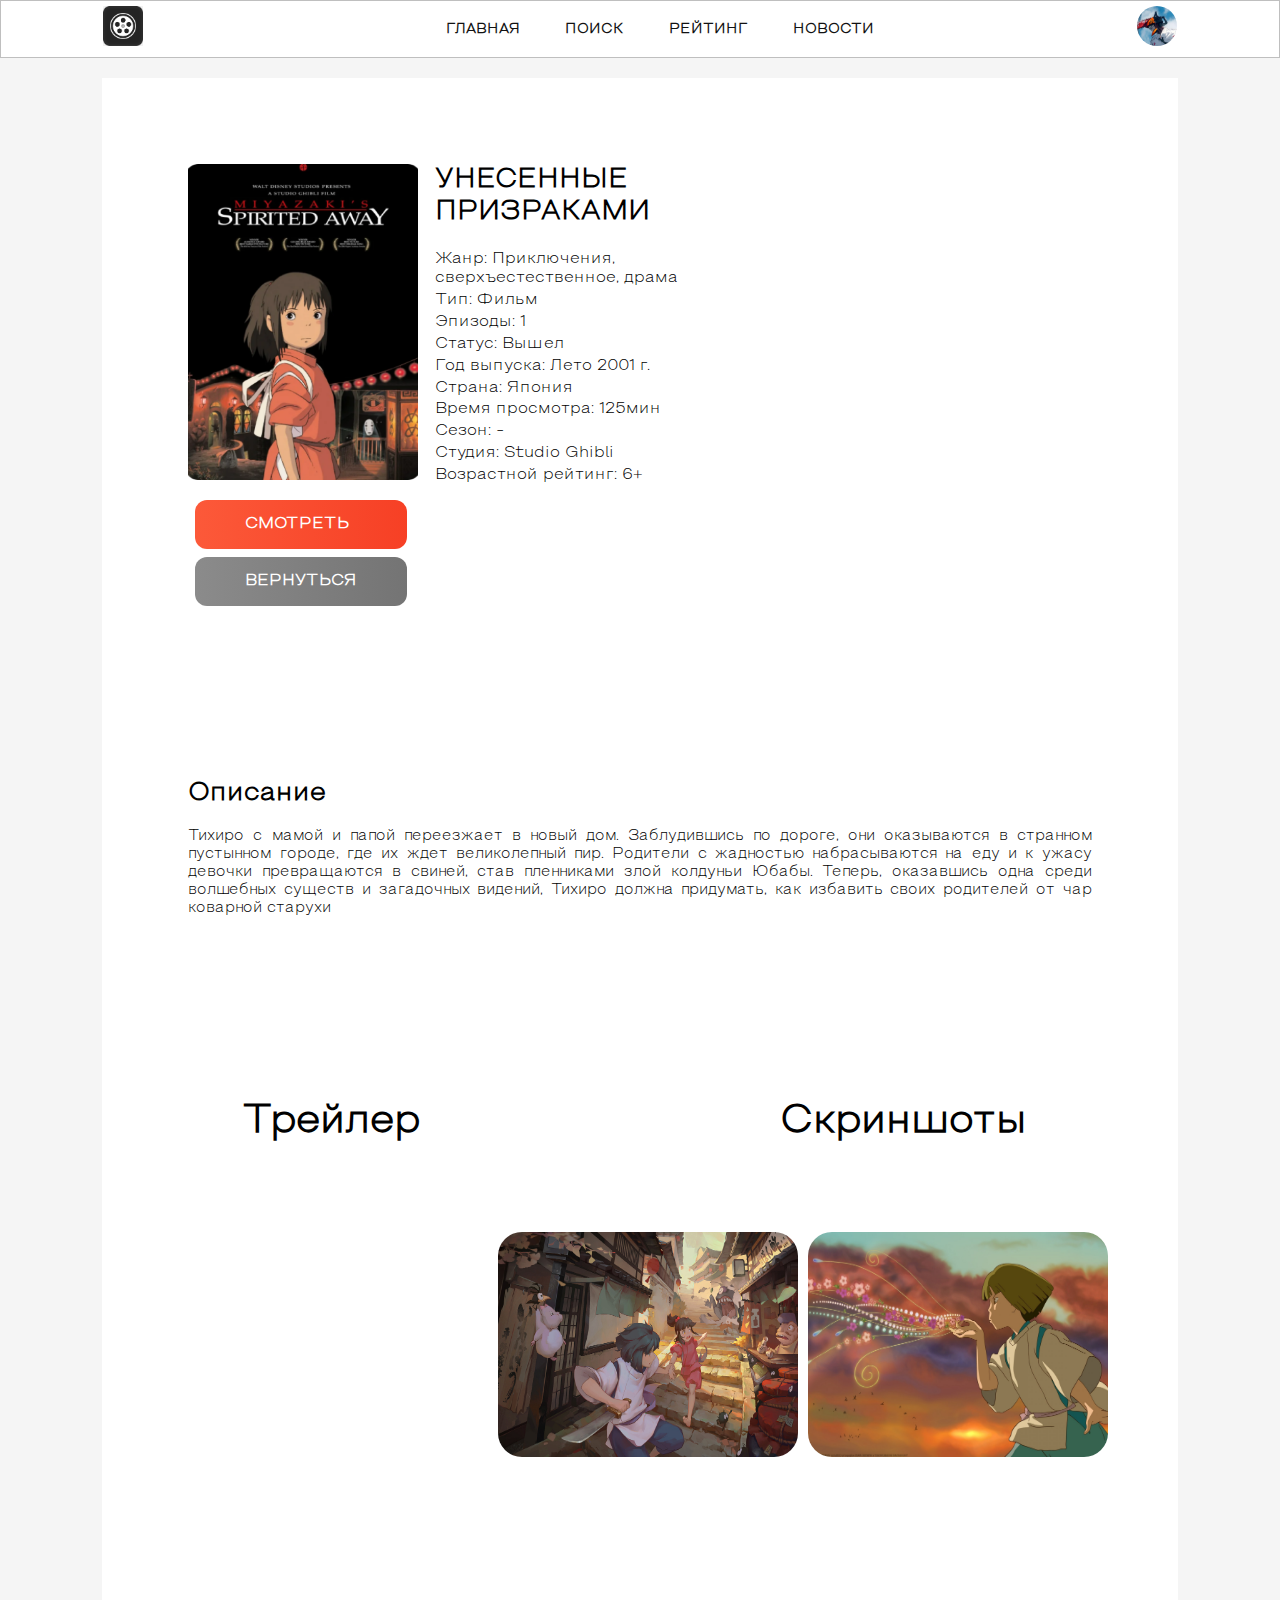
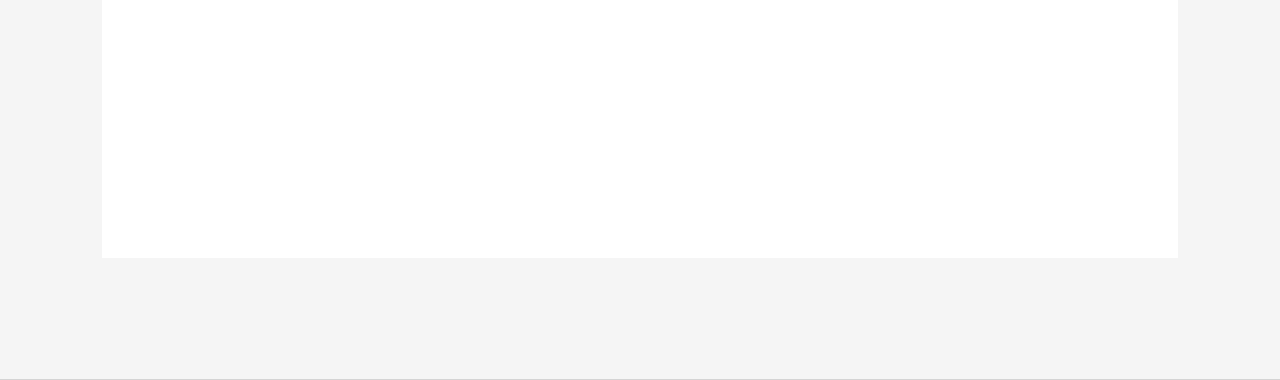
<file: infocard/infocard10.html>
<!DOCTYPE html>
<html lang="en">
<head>
    <meta charset="UTF-8">
    <meta http-equiv="X-UA-Compatible" content="IE=edge">
    <meta name="viewport" content="width=device-width, initial-scale=1.0">
    <title>CARD1</title>
    <link rel="stylesheet" href="../style/infocard1.css">
    <link rel="stylesheet" href="../style/btn.css">
    <link rel="stylesheet" href="../style/menu.css">
</head>
<body>
    <div class="main">

        <div class="hub">
            <nav>
                <form action="index.html">
                    <input type="image" src="../img/logo2.png" class="logo" id="logo">
                </form>
             
                <ul>
                    <li><a href="../index.html">ГЛАВНАЯ</a></li>
                   
                    <li><a href="../bild.html">ПОИСК</a></li>

                    <li><a href="../top.html">РЕЙТИНГ</a></li>
                   
                    <li><a href="../new.html">НОВОСТИ</a></li>
                </ul>
                
                <form action="bild.html">
                    <input type="image" src="../img/icon/2.svg" class="logo"> 
                </form>
                
            </nav>
        </div>


        <div class="bg">
            <div class="poster2">
                <img src="../img/poster_top/10.png" alt="" width="230px">

                <div class="nar">
                    <h1>УНЕСЕННЫЕ ПРИЗРАКАМИ</h1>

                    <br>
                    
                    <p>Жанр: Приключения, сверхъестественное, драма</p>
                    <p>Тип: Фильм</p>
                    <p>Эпизоды: 1</p>
                    <p>Статус: Вышел</p>
                    <p>Год выпуска: Лето 2001 г.</p>
                    <p>Страна: Япония</p>
                    <p>Время просмотра: 125мин</p>
                    <p>Сезон: -</p>
                    <p>Студия: Studio Ghibli</p>
                    <p>Возрастной рейтинг: 6+</p>
                </div>

                <a href=""></a>
                <a href=""></a>

                <div class="btn_osn">

                    <a href="infocard2.1.html" class="btn"> СМОТРЕТЬ</a>
                    <a href="../top.html" class="btn2">ВЕРНУТЬСЯ</a>

                </div>
            
            </div>

        <div class="stat">

            <h1>Описание</h1>
            <br>
            <p align="justify"> Тихиро с мамой и папой переезжает в новый дом. Заблудившись по дороге, они оказываются в странном пустынном городе, где их ждет великолепный пир. Родители с жадностью набрасываются на еду и к ужасу девочки превращаются в свиней, став пленниками злой колдуньи Юбабы. Теперь, оказавшись одна среди волшебных существ и загадочных видений, Тихиро должна придумать, как избавить своих родителей от чар коварной старухи</p>
        </div>

        <br>
        <br>
        <br>
        <br>
        <br>

        <div class="text">
            <p>Трейлер</p>
            <p>Скриншоты</p>
        </div>

       <div class="videoPhoto">
        
        <div class="video">
            <iframe width="300" height="225" src="https://www.youtube.com/embed/bgxiTkAlQrw" title="Унесённые призраками — Русский трейлер (2001)" frameborder="0" allow="accelerometer; autoplay; clipboard-write; encrypted-media; gyroscope; picture-in-picture" allowfullscreen style="border-radius: 24px;"></iframe>
        </div>

        <div class="video1">
            <img src="../img/info_img/1.1.jpg" alt="" width="300" height="225" style="border-radius: 24px;">
        </div>

        <div class="video2">
            <img src="../img/info_img/1.2.jpg" alt="" width="300" height="225" style="border-radius: 24px;">
        </div>
        
       </div>

    </div>
    
    
</body>
</html>
</file>
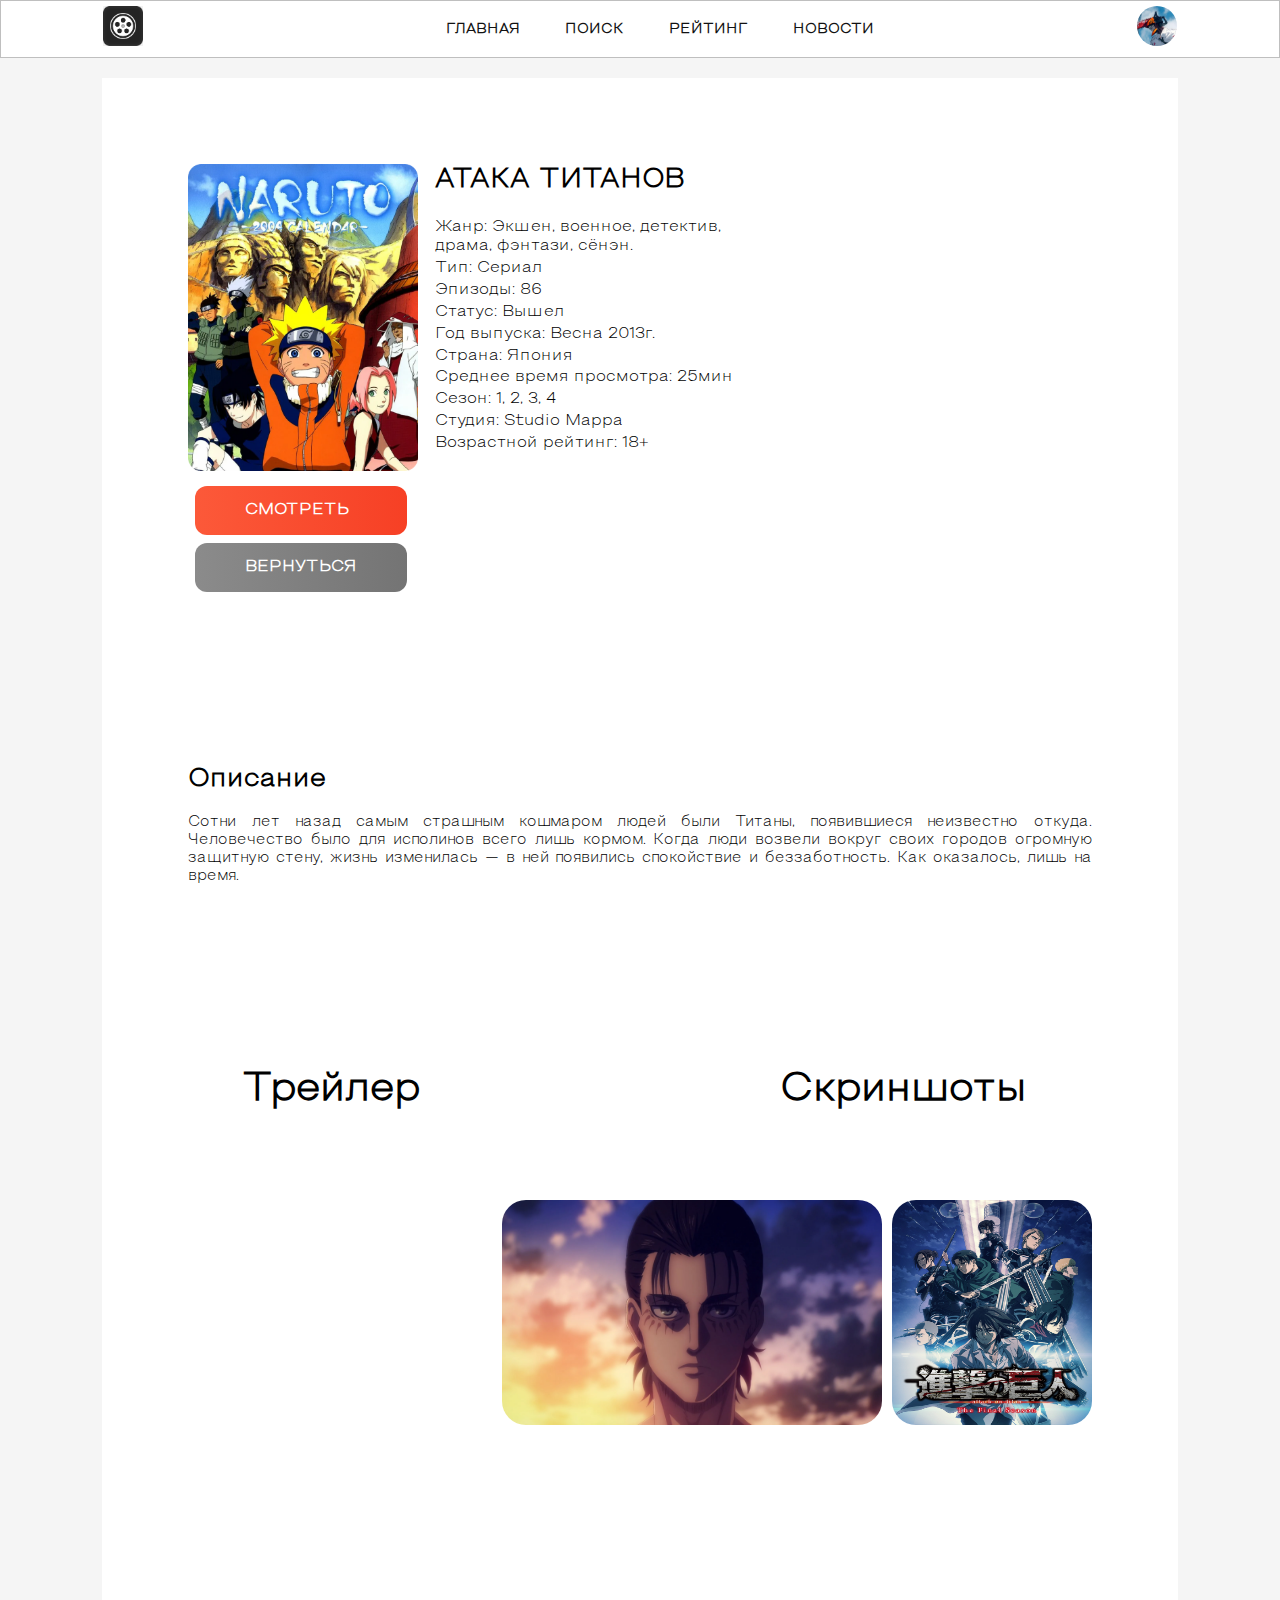
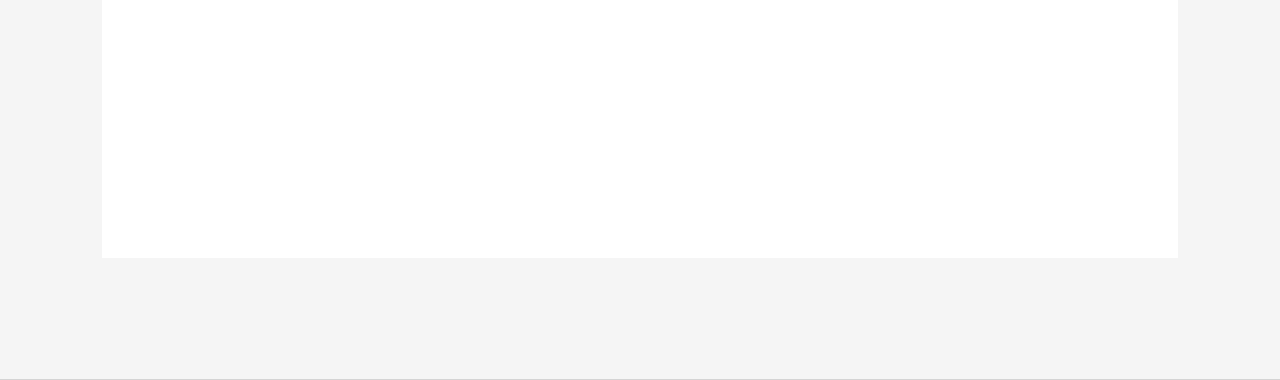
<file: infocard/infocard2.html>
<!DOCTYPE html>
<html lang="en">
<head>
    <meta charset="UTF-8">
    <meta http-equiv="X-UA-Compatible" content="IE=edge">
    <meta name="viewport" content="width=device-width, initial-scale=1.0">
    <title>CARD1</title>
    <link rel="stylesheet" href="../style/infocard1.css">
    <link rel="stylesheet" href="../style/btn.css">
    <link rel="stylesheet" href="../style/menu.css">
</head>
<body>
    <div class="main">

        <div class="hub">
            <nav>
                <form action="index.html">
                    <input type="image" src="../img/logo2.png" class="logo" id="logo">
                </form>
             
                <ul>
                    <li><a href="../index.html">ГЛАВНАЯ</a></li>
                   
                    <li><a href="../bild.html">ПОИСК</a></li>

                    <li><a href="../top.html">РЕЙТИНГ</a></li>
                   
                    <li><a href="../new.html">НОВОСТИ</a></li>
                </ul>
                
                <form action="bild.html">
                    <input type="image" src="../img/icon/2.svg" class="logo"> 
                </form>
                
            </nav>
        </div>

        <div class="bg">
                <div class="poster2">
                    <img src="../img/poster_top/2.png" alt="" width="230px">

                    <div class="nar">

                        <h1>АТАКА ТИТАНОВ</h1>
                        <br>
                        <p>Жанр: Экшен, военное, детектив, драма, фэнтази, сёнэн.</p>
                        <p>Тип: Сериал</p>
                        <p>Эпизоды: 86</p>
                        <p>Статус: Вышел</p>
                        <p>Год выпуска: Весна 2013г.</p>
                        <p>Страна: Япония</p>
                        <p>Среднее время просмотра: 25мин</p>
                        <p>Сезон: 1, 2, 3, 4</p>
                        <p>Студия: Studio Mappa</p>
                        <p>Возрастной рейтинг: 18+</p>
                    </div>

                    <a href=""></a>
                    <a href=""></a>

                    <div class="btn_osn">
    
                        <a href="../style/infocard1.css" class="btn"> СМОТРЕТЬ</a>
                        <a href="../top.html" class="btn2">ВЕРНУТЬСЯ</a>
    
                    </div>
                
                </div>

            <div class="stat">
    
                <h1>Описание</h1>
                <br>
                <p align="justify">Сотни лет назад самым страшным кошмаром людей были Титаны, появившиеся неизвестно откуда. Человечество было для исполинов всего лишь кормом. Когда люди возвели вокруг своих городов огромную защитную стену, жизнь изменилась — в ней появились спокойствие и беззаботность. Как оказалось, лишь на время.</p>
            </div>
    
            <br>
            <br>
            <br>
            <br>
            <br>
    
            <div class="text">
                <p>Трейлер</p>
                <p>Скриншоты</p>
            </div>
    
           <div class="videoPhoto">
            
            <div class="video">
                <iframe width="300" height="225" src="https://www.youtube.com/embed/da-l0wLle-c" title="Атака титанов (Attack on Titan) русский трейлер !" frameborder="0" allow="accelerometer; autoplay; clipboard-write; encrypted-media; gyroscope; picture-in-picture" allowfullscreen style="border-radius: 24px;"></iframe>
            </div>
    
            <div class="video1">
                <img src="../img/info_img/4.1.webp" alt="" width="380" height="225" style="border-radius: 24px;">
            </div>
    
            <div class="video2">
                <img src="../img/info_img/4.2.jfif" alt="" width="200" height="225" style="border-radius: 24px;">
            </div>
            
           </div>
        </div>
</body>
</html>
</file>
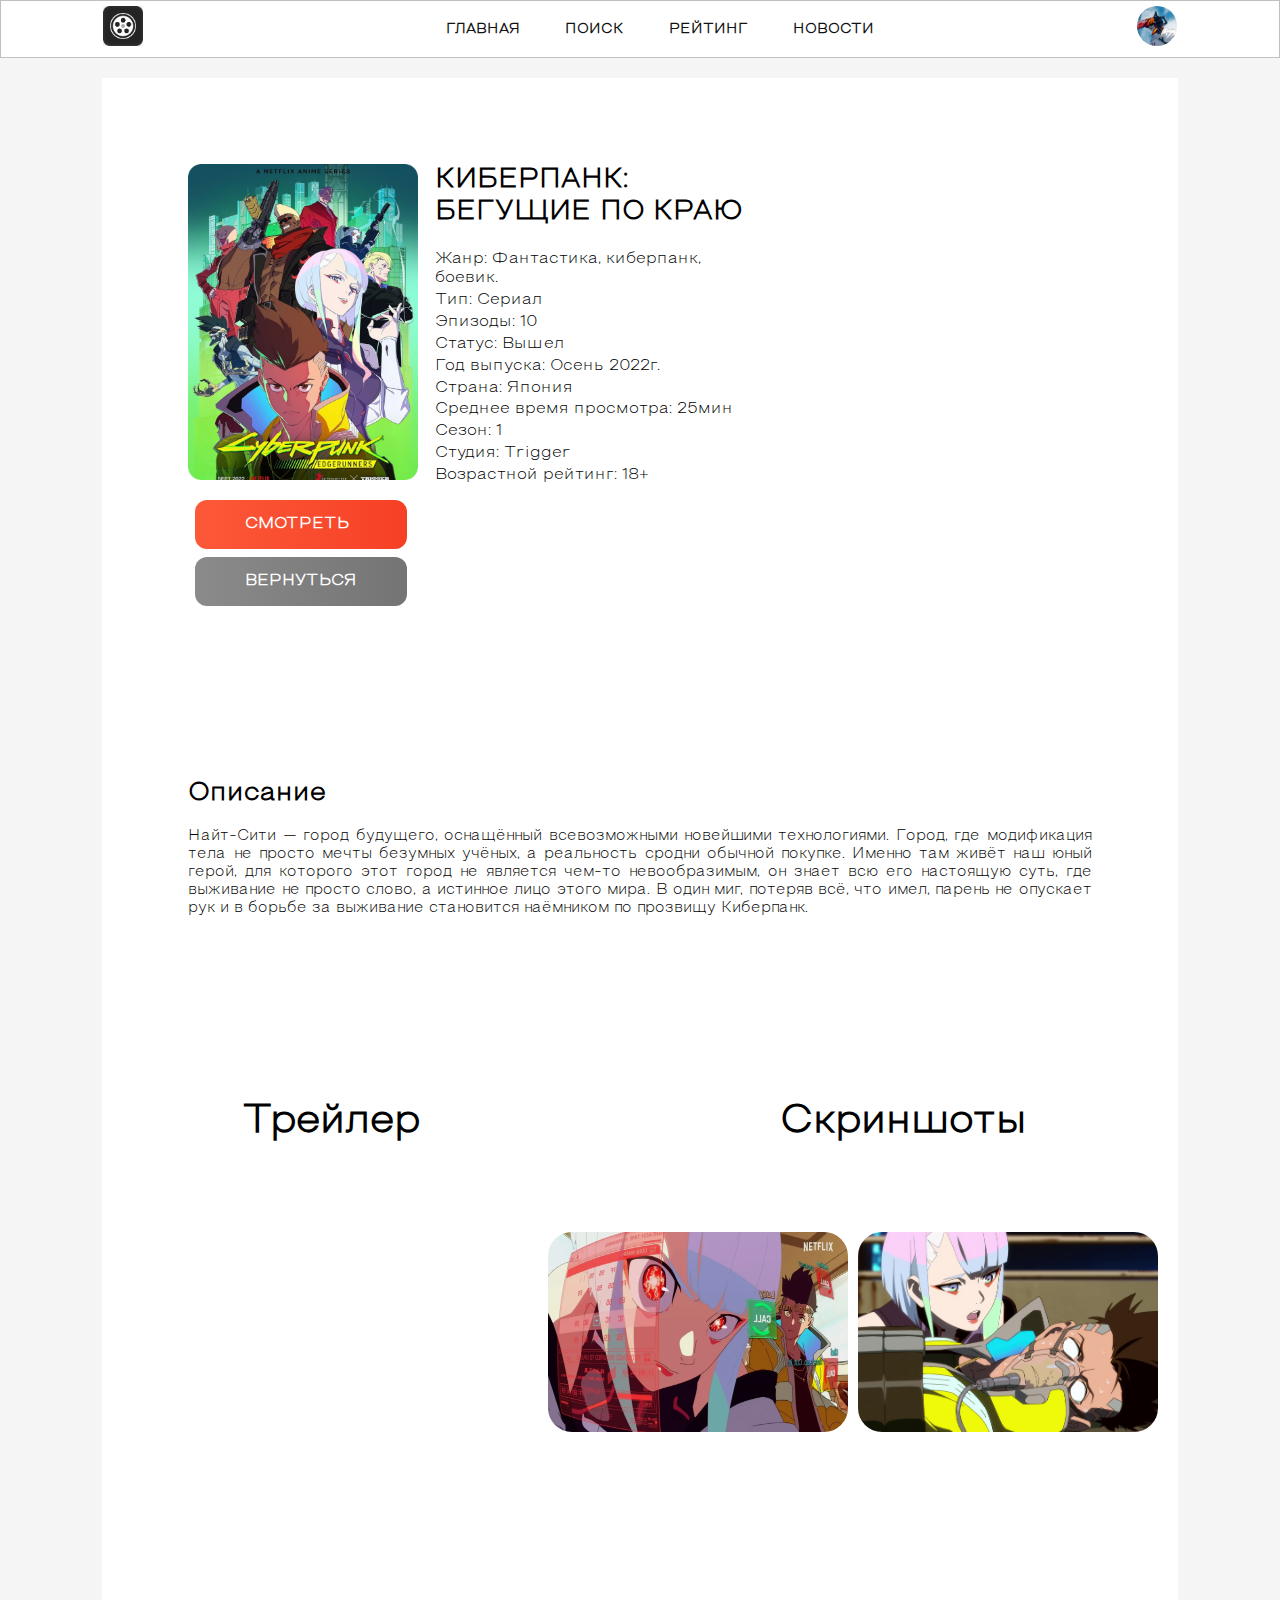
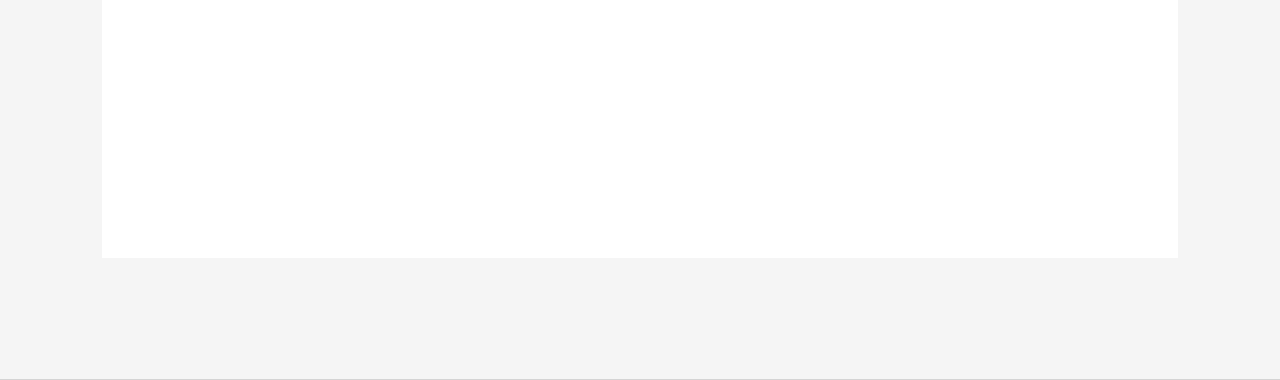
<file: infocard/infocard3.html>
<!DOCTYPE html>
<html lang="en">
<head>
    <meta charset="UTF-8">
    <meta http-equiv="X-UA-Compatible" content="IE=edge">
    <meta name="viewport" content="width=device-width, initial-scale=1.0">
    <title>CARD1</title>
    <link rel="stylesheet" href="../style/infocard1.css">
    <link rel="stylesheet" href="../style/btn.css">
    <link rel="stylesheet" href="../style/menu.css">
</head>
<body>
    <div class="main">

        <div class="hub">
            <nav>
                <form action="index.html">
                    <input type="image" src="../img/logo2.png" class="logo" id="logo">
                </form>
             
                <ul>
                    <li><a href="../index.html">ГЛАВНАЯ</a></li>
                   
                    <li><a href="../bild.html">ПОИСК</a></li>

                    <li><a href="../top.html">РЕЙТИНГ</a></li>
                   
                    <li><a href="../new.html">НОВОСТИ</a></li>
                </ul>
                
                <form action="bild.html">
                    <input type="image" src="../img/icon/2.svg" class="logo"> 
                </form>
                
            </nav>
        </div>

        <div class="bg">
                <div class="poster2">
                    <img src="../img/poster_top/4.png" alt="" width="230px">

                    <div class="nar">

                        <h1>КИБЕРПАНК: БЕГУЩИЕ ПО КРАЮ</h1>
                        <br>
    
                        <p>Жанр: Фантастика, киберпанк, боевик.</p>
                        <p>Тип: Сериал</p>
                        <p>Эпизоды: 10</p>
                        <p>Статус: Вышел</p>
                        <p>Год выпуска: Осень 2022г.</p>
                        <p>Страна: Япония</p>
                        <p>Среднее время просмотра: 25мин</p>
                        <p>Сезон: 1</p>
                        <p>Студия: Trigger</p>
                        <p>Возрастной рейтинг: 18+</p>
                    </div>

                    <a href=""></a>
                    <a href=""></a>

                    <div class="btn_osn">
    
                        <a href="../style/infocard1.css" class="btn"> СМОТРЕТЬ</a>
                        <a href="../top.html" class="btn2">ВЕРНУТЬСЯ</a>
    
                    </div>
                
                </div>
    
            <div class="stat">
    
                <h1>Описание</h1>
                <br>
                <p align="justify">Найт-Сити — город будущего, оснащённый всевозможными новейшими технологиями. Город, где модификация тела не просто мечты безумных учёных, а реальность сродни обычной покупке. Именно там живёт наш юный герой, для которого этот город не является чем-то невообразимым, он знает всю его настоящую суть, где выживание не просто слово, а истинное лицо этого мира. В один миг, потеряв всё, что имел, парень не опускает рук и в борьбе за выживание становится наёмником по прозвищу Киберпанк.</p>
            </div>
    
            <br>
            <br>
            <br>
            <br>
            <br>
    
            <div class="text">
                <p>Трейлер</p>
                <p>Скриншоты</p>
            </div>
    
           <div class="videoPhoto">
            
            <div class="video">
                <iframe width="350" height="200" src="https://www.youtube.com/embed/5VQxG5jUxQc" title="Аниме по Киберпанку 2077 - Русский Трейлер (2022)" frameborder="0" allow="accelerometer; autoplay; clipboard-write; encrypted-media; gyroscope; picture-in-picture" allowfullscreen style="border-radius: 24px;"></iframe>
            </div>
    
            <div class="video1">
                <img src="../img/info_img/5.1.webp" alt="" width="300" height="200" style="border-radius: 24px;">
            </div>
    
            <div class="video2">
                <img src="../img/info_img/5.2.jpg" alt="" width="300" height="200" style="border-radius: 24px;">
            </div>
            
           </div>
    
        </div>
        </div>
    
    
</body>
</html>
</file>
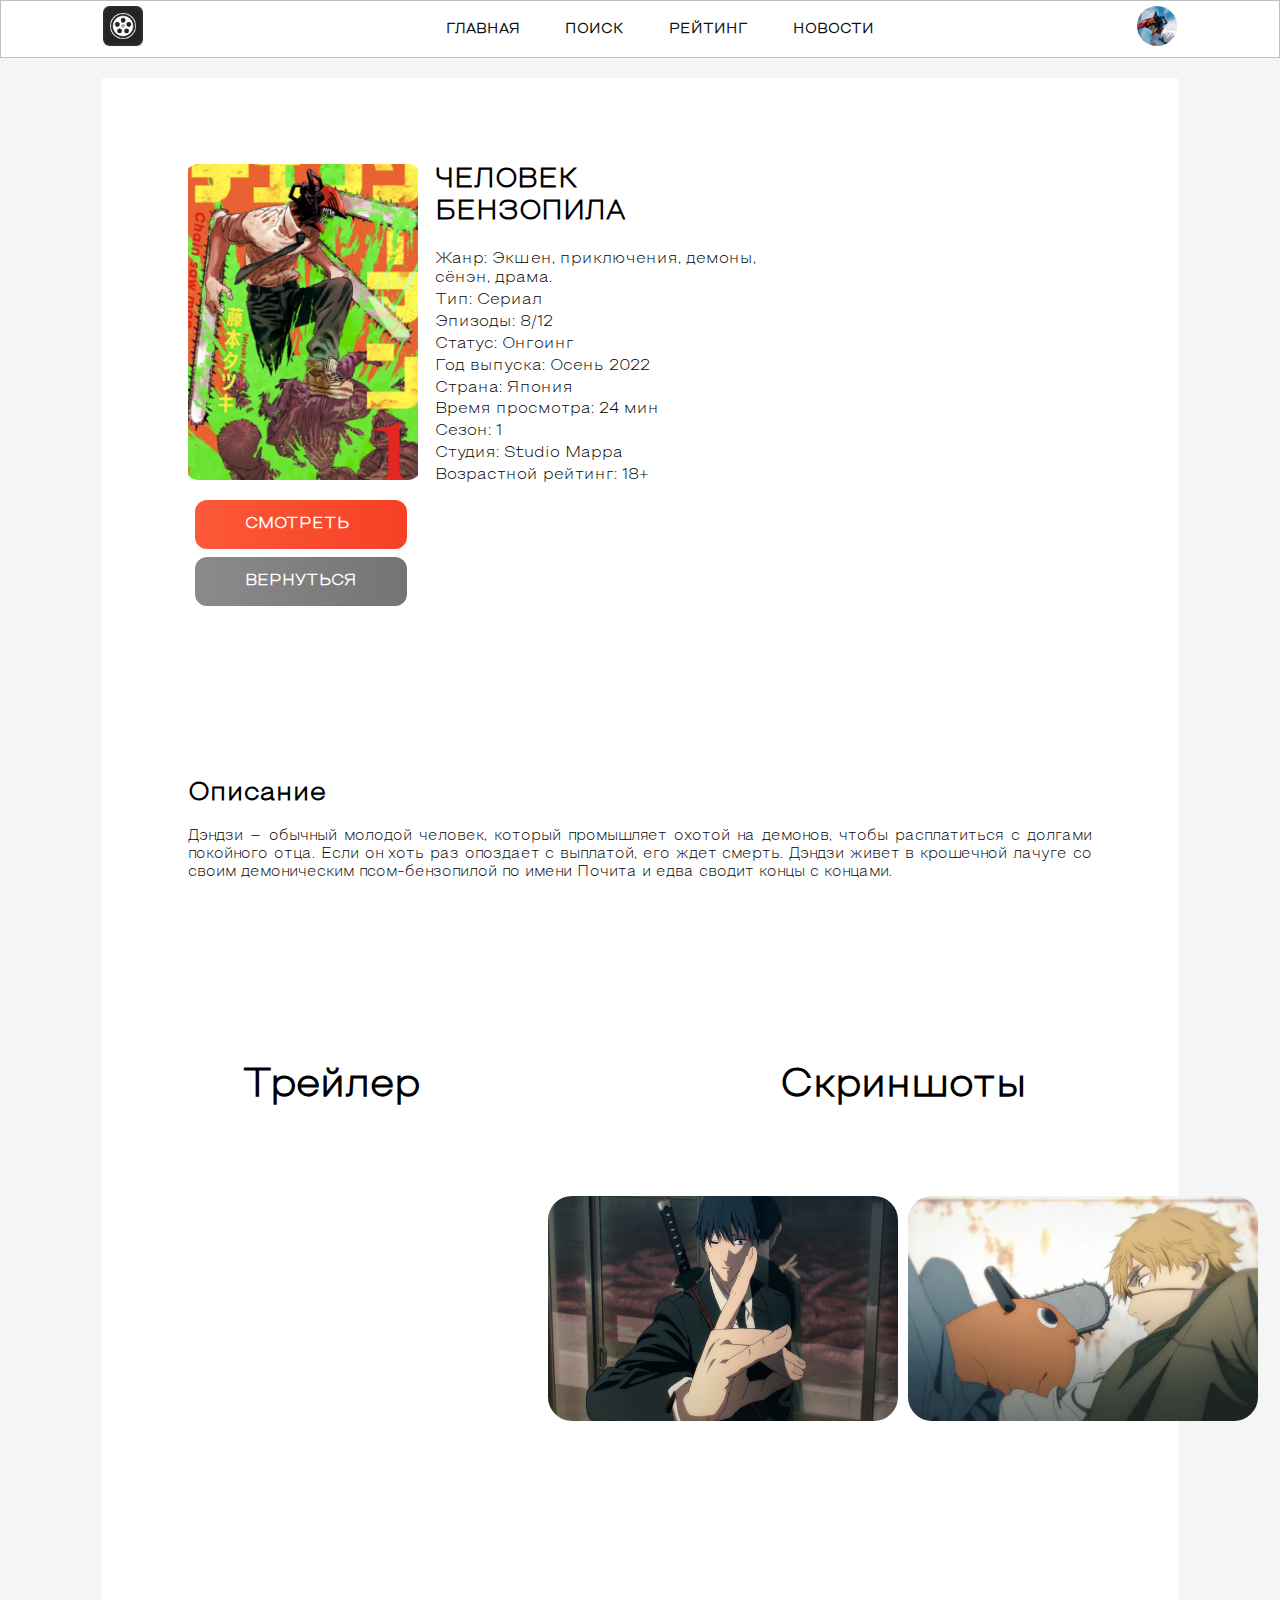
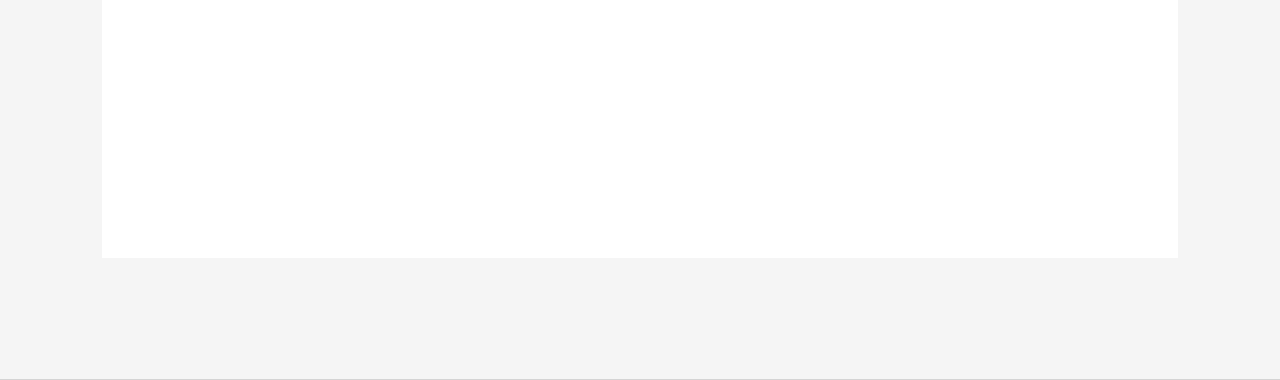
<file: infocard/infocard9.html>
<!DOCTYPE html>
<html lang="en">
<head>
    <meta charset="UTF-8">
    <meta http-equiv="X-UA-Compatible" content="IE=edge">
    <meta name="viewport" content="width=device-width, initial-scale=1.0">
    <title>CARD1</title>
    <link rel="stylesheet" href="../style/infocard1.css">
    <link rel="stylesheet" href="../style/btn.css">
    <link rel="stylesheet" href="../style/menu.css">
</head>
<body>
    <div class="main">

        <div class="hub">
            <nav>
                <form action="index.html">
                    <input type="image" src="../img/logo2.png" class="logo" id="logo">
                </form>
             
                <ul>
                    <li><a href="../index.html">ГЛАВНАЯ</a></li>
                   
                    <li><a href="../bild.html">ПОИСК</a></li>

                    <li><a href="../top.html">РЕЙТИНГ</a></li>
                   
                    <li><a href="../new.html">НОВОСТИ</a></li>
                </ul>
                
                <form action="bild.html">
                    <input type="image" src="../img/icon/2.svg" class="logo"> 
                </form>
                
            </nav>
        </div>


        <div class="bg">
            <div class="poster2">
                <img src="../img/poster_top/9.png" alt="" width="230px">

                <div class="nar">
                    <h1>ЧЕЛОВЕК БЕНЗОПИЛА</h1>

                    <br>
                    
                    <p>Жанр: Экшен, приключения, демоны, сёнэн, драма.</p>
                    <p>Тип: Сериал</p>
                    <p>Эпизоды: 8/12</p>
                    <p>Статус: Онгоинг</p>
                    <p>Год выпуска: Осень 2022</p>
                    <p>Страна: Япония</p>
                    <p>Время просмотра: 24 мин</p>
                    <p>Сезон: 1</p>
                    <p>Студия: Studio Mappa</p>
                    <p>Возрастной рейтинг: 18+</p>
                </div>

                <a href=""></a>
                <a href=""></a>

                <div class="btn_osn">

                    <a href="infocard2.1.html" class="btn"> СМОТРЕТЬ</a>
                    <a href="../top.html" class="btn2">ВЕРНУТЬСЯ</a>

                </div>
            
            </div>

            <div class="stat">
    
                <h1>Описание</h1>
                <br>
                <p align="justify">Дэндзи – обычный молодой человек, который промышляет охотой на демонов, чтобы расплатиться с долгами покойного отца. Если он хоть раз опоздает с выплатой, его ждет смерть. Дэндзи живет в крошечной лачуге со своим демоническим псом-бензопилой по имени Почита и едва сводит концы с концами.</p>
            </div>
    
            <br>
            <br>
            <br>
            <br>
            <br>
    
            <div class="text">
                <p>Трейлер</p>
                <p>Скриншоты</p>
            </div>
    
           <div class="videoPhoto">
            
            <div class="video">
                <iframe width="350" height="225" src="https://www.youtube.com/embed/kz6Pm3L9p_I" title="Человек-бензопила - Трейлер аниме" frameborder="0" allow="accelerometer; autoplay; clipboard-write; encrypted-media; gyroscope; picture-in-picture" allowfullscreen style="border-radius: 24px;"></iframe>
            </div>
    
            <div class="video1">
                <img src="../img/info_img/3.1.jpg" alt="" width="350" height="225" style="border-radius: 24px;">
            </div>
    
            <div class="video2">
                <img src="../img/info_img/3.2.webp" alt="" width="350" height="225" style="border-radius: 24px;">
            </div>
            
           </div>
    
        </div>
        </div>
    
    
</body>
</html>
</file>
<file: style/style.css>
*{
        margin: 0;
        padding: 0;
        box-sizing: border-box;
        
    }

    body {
        max-width: 1600px;
        min-height: 2000px;
        margin-left: auto;
        margin-right: auto;
    }


    /* Подключение шрифта */
    @font-face {
        font-family: "Steppe";
        src: url("../Fonts/Steppe-Light.woff");
    }
    
    .main {
        width: 100%;
        height: 100vh;
        position: relative;
        display: flex;
        padding: 0 5%;
        align-items: center;
        justify-content: center;
        background-color: rgba(0, 0, 0, 0.04);
        /* border-bottom: 1px solid rgba(0, 0, 0, 0.135);
        border-top: 1px solid rgba(0, 0, 0, 0.135); */
        font-family: 'Steppe', sans-serif, bold;
    }

    .poster {
        display: grid;
        grid-template-columns: 1fr 1fr 1fr;
        gap: 40px;
        align-items: center;
        justify-content: center;
        height: 300px;
    }
    
    .text_1 {
        font-size: 20px;
        color: rgb(0, 0, 0);
        font-family: "Steppe", sans-serif;
        text-align: center;
    }
 
    /* 2 страница */
    
    .main2 {
        width: 100%;
        height: 130vh;
        position: relative;
        display: flex;
        padding: 0 5%;
        align-items: center;
        justify-content: center;
        background-color: rgba(0, 0, 0, 0.04);
        font-family: 'Steppe', sans-serif, bold;
    }
    
    .content_2 {
        display: grid;
        grid-template-columns: 1fr 1fr 1fr;
        gap: 30px;
        
    }
    
    /* Описание */
    
    .card_poster_con {
        width: 400px;
        height:400px;
        background-color: rgb(255, 255, 255);
        border-radius: 20px;
    }
    
    .card_poster_con p{
        margin-left: 12%;
        margin-right: 12%;
    }
    
    .card_poster_con h1{
        transform: translate(17%, 0);
        padding: 10%;
    }
    
    /* Блок новостей */
    
    .card_poster_new {
        width: 400px;
        height: 680px;
        background-color: rgb(255, 255, 255);
        border-radius: 20px;
    }
    
    .card_poster_new h1{
        transform: translate(17%, 0);
        padding: 10%;
    }
    
    .card_poster_new h2{
        transform: translate(23%, 0);
        padding: 10%;
    }
    
    .tg p {
        margin: 12%;  
    }
    
    .video1 {
        transform: translate(18%, 0);
    }
    .color {
        color: rgb(64, 64, 245);
    }
    
    
    /* расписание */
    
    .schedule {
        display: grid;
        grid-template-rows: 1fr 1fr 1fr 1fr;
        grid-template-columns: 1fr 1fr;
        gap: 8%;
        transform: translate(10%, 0);
    }
    
    .line1 a{
        font-size: 12px;
        text-decoration: none;
        font-weight: 900;
        color: black;
    }
    
    .line1 a:hover{
        color: red;
    }
    
    .line1 {
        transform: translate(-70%, 0);
    }

    .line1 p{
        font-size: 12px;
        text-decoration: none;
        color: black;
    }

    .video1 {
        width: 250px;
    }

    .img {
        width: 250px;
    }

    .icon {
        width: 60px;
    }
</file>
<file: style/menu.css>
nav {
    width: 100%;
    position: absolute;
    top: 0;
    left: 0;
    margin: 0;
    padding: 5px 8%;
    display: flex;
    align-items: center;
    justify-content: space-between;
    background: #ffffff;
    border: 1px solid rgb(191, 191, 191);
}

.back {
    /* чтобы фон никуда не смещался */
    position: absolute;
    right: 0;
    bottom: 0;
    z-index: -1;
}

nav ul li a{
    text-decoration: none;
    font-size: 14px;
    font-family: "Steppe";
    color: #121212;
    font-weight: 700;   
}

nav ul li a:hover {
    color: red;
}

nav .logo {
    width: 40px;
}

nav ul li {
    list-style: none;
    display: inline-block;
    /* добавляет место слева */
    margin-left: 40px;
}   

.content h1{
    font-size: 30px;
    color: rgb(0, 0, 0);
    font-family: sans-serif;
    height: 100px;
    font-family: "Steppe", sans-serif;
}

.top{
    padding: 10px 20px;
    height: 150px;
    text-align: center;
}

.top a{
    font-size: 16px;
    color: black;
    font-family: "Steppe";
}

/* значение hover меняет кнопку на другую, придавая эффект анимации */
.top a:hover {
    color: red;
}





/* Стрелка */

.strelka-left-1,
.strelka-right-1,
.strelka-top-1,
.strelka-bottom-1 {
    
    width: 80px;
    height: 80px;
    cursor: pointer;
    background: radial-gradient(rgb(255, 255, 255));
    cursor: pointer;
}
.strelka-left-1 path,
.strelka-right-1 path,
.strelka-top-1 path,
.strelka-bottom-1 path {
    fill: rgba(246, 246, 246, 0.6);
    stroke-width: 1;
    stroke: #404040;   
    transition: fill 0.5s ease-out;
}
.strelka-right-1 {
    transform: rotate(180deg);
}
.strelka-top-1 {
    transform: rotate(90deg);
}
.strelka-bottom-1 {
    transform: rotate(270deg);
}
.strelka-left-1:hover path,
.strelka-right-1:hover path,
.strelka-top-1:hover path,
.strelka-bottom-1:hover path {
    fill: #181818b6;
}



/* Футер */

.row {
    display: grid;
    grid-template-columns: 1fr 1fr 1fr;
    margin-left: 18%;
}

.clo-1 {
    display: grid;
    grid-template-rows: 1fr 1fr 1fr 1fr;
    padding-top: 20%;
}

.yt {
    width: 20px;
    display: grid;
    grid-template-columns: 1fr 1fr;
    gap: 10px;
}

.yt a{
    margin-top: 6%;
    width: 300%;
}

.clo-1 a{
    color: white;
    font-size: 14px;
    font-family: "Steppe";
    text-decoration: none;

}

.clo-1 a:hover{
    color: rgb(205, 205, 205);
}

.clo-1 h1{
    color: white;
    font-size: 18px;
    font-family: "Steppe";
    margin-top: -6%;
}

.clo-1 p{
    color: white;
    font-size: 14px;
    font-family: "Steppe";



}/* Стрелка */

    .strelka-left-1,
    .strelka-right-1,
    .strelka-top-1,
    .strelka-bottom-1 {
        
        width: 80px;
        height: 80px;
        cursor: pointer;
        background: radial-gradient(rgb(255, 255, 255));
        cursor: pointer;
    }
    .strelka-left-1 path,
    .strelka-right-1 path,
    .strelka-top-1 path,
    .strelka-bottom-1 path {
        fill: rgba(246, 246, 246, 0.6);
        stroke-width: 1;
        stroke: #404040;   
        transition: fill 0.5s ease-out;
    }
    .strelka-right-1 {
        transform: rotate(180deg);
    }
    .strelka-top-1 {
        transform: rotate(90deg);
    }
    .strelka-bottom-1 {
        transform: rotate(270deg);
    }
    .strelka-left-1:hover path,
    .strelka-right-1:hover path,
    .strelka-top-1:hover path,
    .strelka-bottom-1:hover path {
        fill: #181818b6;
    }


    /* Футер */

    .row {
        display: grid;
        grid-template-columns: 1fr 1fr 1fr;
        margin-left: 18%;
    }

    .clo-1 {
        display: grid;
        grid-template-rows: 1fr 1fr 1fr 1fr;
        padding-top: 20%;
    }

    .container {
        background-color: #141414;
        height: 50vh;

    }

    .yt {
        width: 20px;
        display: grid;
        grid-template-columns: 1fr 1fr;
        gap: 10px;
    }

    .yt a{
        margin-top: 6%;
        width: 300%;
    }

    .clo-1 a{
        color: white;
        font-size: 14px;
        font-family: "Steppe";
        text-decoration: none;

    }

    .clo-1 a:hover{
        color: rgb(205, 205, 205);
    }

    .clo-1 h1{
        color: white;
        font-size: 18px;
        font-family: "Steppe";
        margin-top: -6%;
    }

    .clo-1 p{
        color: white;
        font-size: 14px;
        font-family: "Steppe";
    }
</file>
<file: style/bild.css>
*{
    margin: 0;
    padding: 0;
    box-sizing: border-box;
    
}

@font-face {
    font-family: "Steppe";
    src: url(/Fonts/Steppe-Light.woff);
}

.main {
    width: 100%;
    height: 100vh;
    position: relative;
    display: flex;
    padding: 0 5%;
    align-items: center;
    justify-content: center;
    background-color: rgba(0, 0, 0, 0.04);
    border-bottom: 1px solid rgba(0, 0, 0, 0.135);
    border-top: 1px solid rgba(0, 0, 0, 0.135);
    font-family: 'Steppe', sans-serif, bold;
}

.text p{
    font-size: 30px;
}

.text{
    text-align: center;
}

.gp {
    display: grid;
    grid-template-columns: 1fr 1fr;
    gap: 30%;
}

button { 
    border: none; outline: none; 
}
</file>
<file: style/btn.css>
body {
	display: flex;
	justify-content: center;
	align-items: center;
	min-height: 100vh;
	margin: 0;
	padding: 0;
}

@font-face {
    font-family: "Steppe";
    src: url(/Fonts/Steppe-Light.woff);
}

.btn {
	font-size: 16px;
	font-family: "Steppe";
	font-weight: 800;
	color: #fff;
	background: linear-gradient(to left, #f12711, #fc5939);
	text-decoration: none;
	padding: 15px 50px;
	border-radius: 12px;
	background-size: 200%;
	transition: .5s;
}

.btn:hover {
	background-position: right;
}



.btn2 {
	font-size: 16px;
	font-family: "Steppe";
	font-weight: 800;
	color: #fff;
	background: linear-gradient(to left, #5d5d5d, #8b8b8b);
	text-decoration: none;
	padding: 15px 50px;
	border-radius: 12px;
	background-size: 200%;
	transition: .5s;
}

.btn2:hover {
	background-position: right;
}
</file>
<file: style/new.css>
*{
    margin: 0;
    padding: 0;
    box-sizing: border-box;
}

.logo {
    width: 50px;
}

@font-face {
    font-family: "Steppe";
    src: url("../Fonts/Steppe-Light.woff");
           
}


.main {
    width: 100%;
    height: 200vh;
    position: relative;
    display: flex;
    padding: 0 5%;
    align-items: center;
    justify-content: center;
    background-color: rgba(0, 0, 0, 0.04);
    font-family: "Steppe", sans-serif;
}

.up p{
    font-size: 14px;
    font-weight: 700;
    color: black;
}

.up p:hover{
    color: red;
    cursor: pointer;
    text-decoration: none;
}

.str a{
    text-decoration: none;
}

.bg {
    background-color: white;
    padding-left: 15%;
    padding-right: 15%;
    padding-top: 5%;
}

.text p{
    text-align: justify;
}
</file>
<file: style/top.css>
*{
    margin: 0;
    padding: 0;
    box-sizing: border-box;
    
}

@font-face {
    font-family: "Steppe";
    src: url("../Fonts/Steppe-Light.woff");
           
}

.logo {
    width: 50px;
}

.text {
    margin-right: 5%;
    margin-left: 5%;
    height: 100%;
}

.gray a{
    color: rgb(0, 0, 0);
    font-weight: 700;
}

button { 
    border: none; outline: none; background-color: white; font-family: 'Steppe'; font-weight: 600;
    font-size: 14px;
}

.main {
    width: 100%;
    height: 340vh;
    position: relative;
    display: flex;
    padding: 0 5%;
    align-items: center;
    justify-content: center;
    font-family: "Steppe", sans-serif;
    background-color: rgba(0, 0, 0, 0.04);
}

.bt:hover {
    color: rgb(255, 0, 0);
    cursor: pointer;
}

nav {
    width: 100%;
    position: absolute;
    top: 0;
    left: 0;
    padding: 5px 8%;
    display: flex;
    align-items: center;
    /* полезная штука */
    justify-content: space-between;
    background: #ffffff;
    border: 1px solid rgb(191, 191, 191);
}

nav ul li {
    list-style: none;
    display: inline-block;
    /* добавляет место слева */
    margin-left: 40px;
}

nav ul li a{
    font-size: 15px;
    color: rgb(0, 0, 0);
    font-family: "Steppe", sans-serif;
}

.bt {
    text-decoration: none;
}

.poster{
    display: grid;
    grid-template-columns: 1fr 3fr 1fr 3fr;
    gap: 50px;
    justify-content: center;
    align-items: center;
    
}

.poster a{
    text-decoration: none;
    font-weight: 900;
    color: blue;
}

.poster a:hover{
    color: red;
    cursor: pointer;
}

.back {
    /* чтобы картинка никуда не смещалась */
    position: absolute;
    right: 0;
    bottom: 0;
    z-index: -1;
}

.text h1{
    font-size: 18px;
    color: rgb(0, 0, 0);
    font-family: "Steppe", sans-serif;
    height: 60px;
}

p{
    color: rgb(0, 0, 0);
}

.poster a{
    color: rgb(77, 60, 232);
}

.text1 {
    font-size: 18px;
    color: rgb(0, 0, 0);
    font-family: "Steppe";
    text-align: center;
    font-weight: 800;
}

.bg {
    background-color: white;
    margin-right: 2%;
    margin-left: 2%;
}


.up p{
    font-size: 16px;
    font-weight: 700;
}

.up p:hover{
    color: red;
    cursor: pointer;
    text-decoration: none;
}

.str a{
    text-decoration: none;
}
</file>
<file: style/infocard1.css>
*{
    margin: 0;
    padding: 0;
    box-sizing: border-box;
    
}

@font-face {
    font-family: 'Steppe';
    src: url(../Fonts/Steppe-Light.woff);
}

.main {
    width: 100%;
    height: 220vh;
    background-color: rgba(0, 0, 0, 0.04);
    border-bottom: 1px solid rgba(0, 0, 0, 0.135);
    border-top: 1px solid rgba(0, 0, 0, 0.135);
    font-family: "Steppe", sans-serif;
}

/* Основная часть */

.bg {
    background-color: white;
    margin-right: 8%;
    margin-left: 8%;
    margin-top: 6%;
    height: 90%;
}

.poster2 {
    display: grid;
    grid-template-columns: 1.5fr 2fr 1fr 1fr;
    padding: 8%;

}

.btn_osn {
    display: grid;
    width: 10%;
    gap: 8px;
    margin-top: 6%;
    margin-left: 2.5%;
    
}

.nar p{
    font-size: 16px;
    margin-top: 0.9%;
    font-family: 'Steppe';
}

.nar h1{
    font-size: 27px;
    font-family: 'Steppe';

}

.stat {
    font-size: 15px;
    margin: 8%; 
    font-family: 'Steppe';
}

.stat h1{
    font-size: 26px;
    font-family: 'Steppe';
}

.stat p{
    font-size: 15px;
    font-family: 'Steppe';

}

.text{
    font-family: 'Steppe';
    font-size: 20px;
    transform: translate(13%, 0);
    display: grid;
    grid-template-columns: 1fr 1fr;
}

.videoPhoto {
    display: grid;
    margin: 8%;
    grid-template-columns: 2fr 1fr 1fr;
    border-radius: 24px;
    gap: 10px;
}










/* Страница выбора */



.main2 {
    width: 100%;
    height: 100vh;
    position: relative;
    display: flex;
    padding: 0 5%;
    align-items: center;
    justify-content: center;
    background-color: rgba(0, 0, 0, 0.04);
    font-family: 'Steppe', sans-serif, bold;
}

.menu {
    text-align: center;
    font-size: 30px;
    height: 80%;
}

.text p{
    text-decoration: none;
    font-size: 40px;
    font-weight: 600;
    font-family: "Steppe";

}

.block p{
    font-size: 14px;
    font-family: "Steppe";
}
</file>
